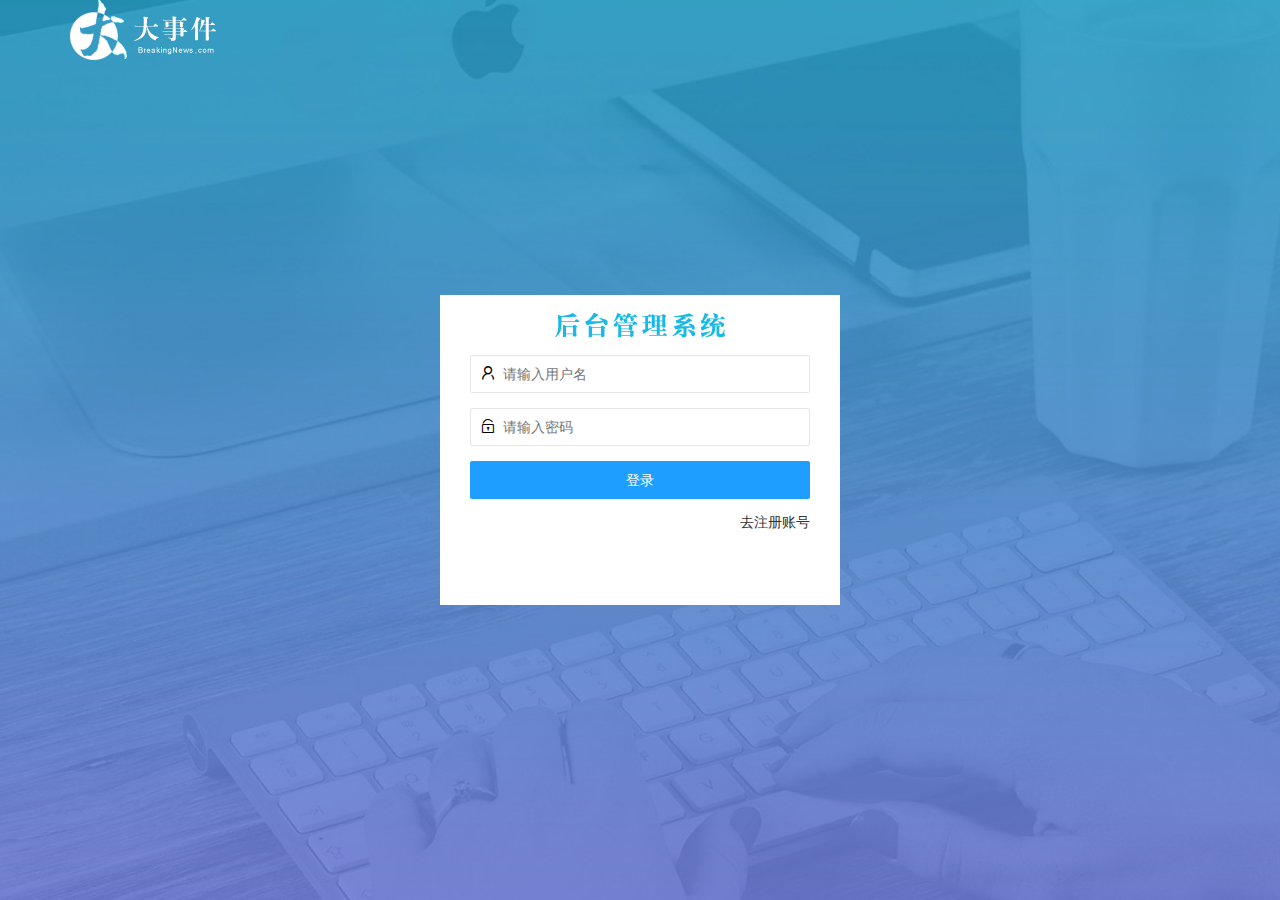
<file: login.html>
<!DOCTYPE html>
<html lang="en">

<head>
    <meta charset="UTF-8">
    <meta http-equiv="X-UA-Compatible" content="IE=edge">
    <meta name="viewport" content="width=device-width, initial-scale=1.0">
    <title>大事件-登录/注册</title>
    <!-- 导入 LayUI 的样式 -->
    <link rel="stylesheet" href="./assets/lib/layui/css/layui.css">
    <!-- 导入自己的样式表 -->
    <link rel="stylesheet" href="./assets/css/login.css">
</head>

<body>
    <!-- 头部的 Logo 区域 -->
    <div class="layui-main">
        <img src="./assets/images/logo.png" alt="">
    </div>

    <!-- 登录注册区域 -->
    <div class="loginAndRegBox">
        <div class="title-box"></div>

        <!-- 登录的 div -->
        <div class="login-box">
            <!-- 登录的表单 -->
            <form class="layui-form" id="form_login">
                <!-- 用户名 -->
                <div class="layui-form-item">
                    <i class="layui-icon layui-icon-username"></i>
                    <input type="text" name="username" required lay-verify="required" placeholder="请输入用户名"
                        autocomplete="off" class="layui-input" />
                </div>
                <!-- 密码 -->
                <div class="layui-form-item">
                    <i class="layui-icon layui-icon-password"></i>
                    <input type="password" name="password" required lay-verify="required|pwd" placeholder="请输入密码"
                        autocomplete="off" class="layui-input" />
                </div>
                <!-- 登录按钮 -->
                <div class="layui-form-item">
                    <!-- 注意：表单提交按钮和普通按钮的区别，就是 lay-submit 属性 -->
                    <button class="layui-btn layui-btn-fluid layui-btn-normal" lay-submit>登录</button>
                </div>
                <div class="layui-form-item links">
                    <a href="javascript:;" id="link_reg">去注册账号</a>
                </div>
            </form>
        </div>

        <!-- 注册的 div -->
        <div class="reg-box">
            <!-- 注册的表单 -->
            <form class="layui-form" id="form_reg">
                <!-- 用户名 -->
                <div class="layui-form-item">
                    <i class="layui-icon layui-icon-username"></i>
                    <input type="text" name="username" required lay-verify="required" placeholder="请输入用户名"
                        autocomplete="off" class="layui-input" />
                </div>
                <!-- 密码 -->
                <div class="layui-form-item">
                    <i class="layui-icon layui-icon-password"></i>
                    <input type="password" name="password" required lay-verify="required|pwd" placeholder="请输入密码"
                        autocomplete="off" class="layui-input" />
                </div>
                <!-- 再次确认密码 -->
                <div class="layui-form-item">
                    <i class="layui-icon layui-icon-password"></i>
                    <input type="password" name="repassword" required lay-verify="required|pwd|repwd"
                        placeholder="请确认密码" autocomplete="off" class="layui-input" />
                </div>
                <!-- 登录按钮 -->
                <div class="layui-form-item">
                    <!-- 注意：表单提交按钮和普通按钮的区别，就是 lay-submit 属性 -->
                    <button class="layui-btn layui-btn-fluid layui-btn-normal" lay-submit>注册</button>
                </div>
                <div class="layui-form-item links">
                    <a href="javascript:;" id="link_login">去登录</a>
                </div>
            </form>
        </div>


        <!-- 导入 Layui 的 JS 文件 -->
        <script src="./assets/lib/layui/layui.all.js"></script>
        <!-- 导入JQuery -->
        <script src="./assets/lib/jquery.js"></script>
        <!-- 导入自己封装的 baseAPI.js -->
        <script src="./assets/js/baseAPI.js"></script>
        <!-- 导入自己的JavaScript -->
        <script src="./assets/js/login.js"></script>
    </div>
</body>

</html>
</file>
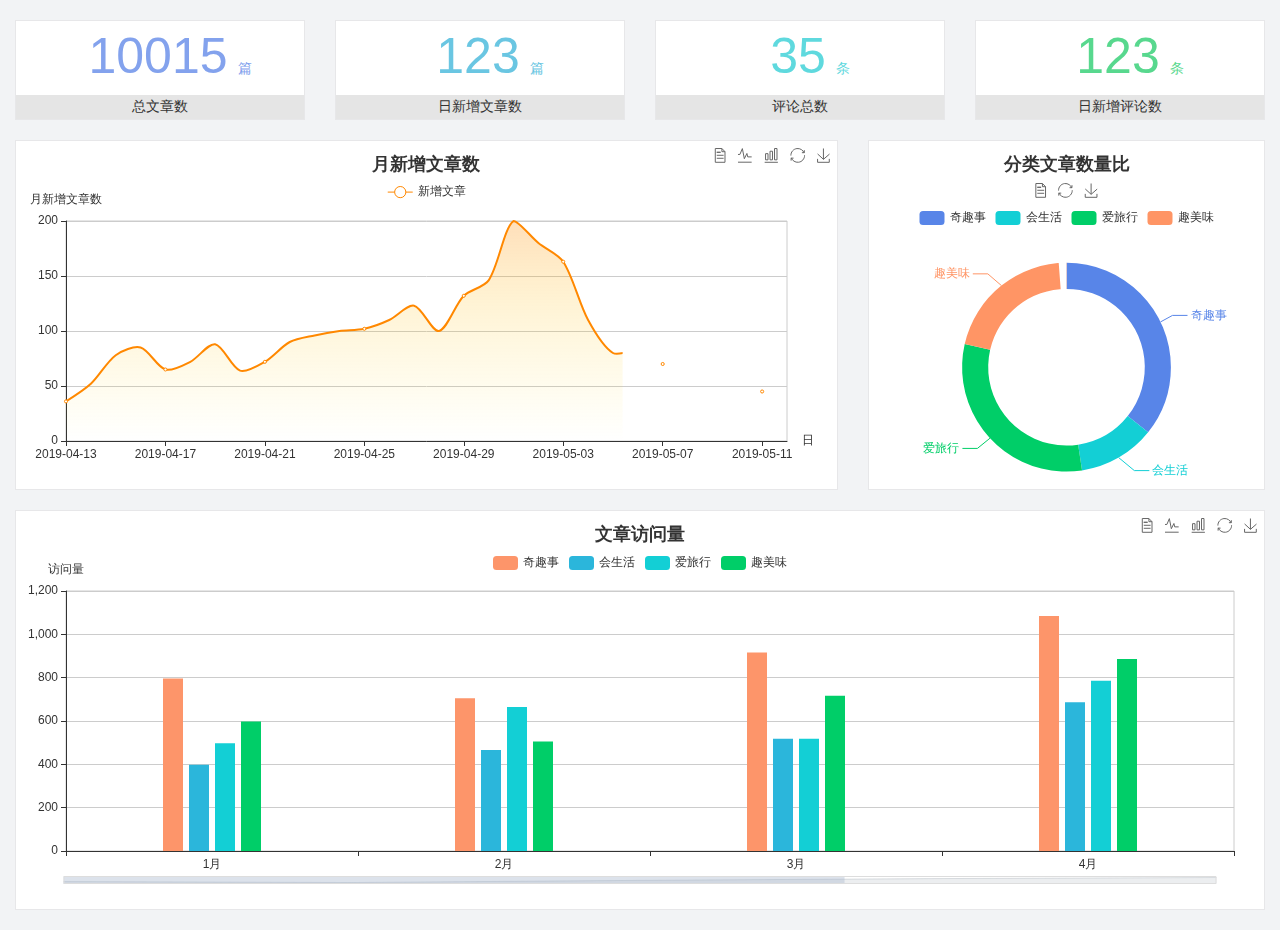
<file: home/dashboard.html>
<!DOCTYPE html>
<html lang="en">

<head>
  <meta charset="UTF-8">
  <meta name="viewport" content="width=device-width, initial-scale=1.0">
  <meta http-equiv="X-UA-Compatible" content="ie=edge">
  <title>图表统计</title>
  <link rel="stylesheet" href="../assets/lib/bootstrap.css" />
  <link rel="stylesheet" href="../assets/lib/main.css" />
  <script src="../assets/lib/jquery.js"></script>
  <script type="text/javascript" src="../assets/lib/echarts.min.js"></script>
</head>

<body>
  <div class="container-fluid">
    <div class="row spannel_list">
      <div class="col-sm-3 col-xs-6">
        <div class="spannel">
          <em>10015</em><span>篇</span>
          <b>总文章数</b>
        </div>
      </div>
      <div class="col-sm-3 col-xs-6">
        <div class="spannel scolor01">
          <em>123</em><span>篇</span>
          <b>日新增文章数</b>
        </div>
      </div>
      <div class="col-sm-3 col-xs-6">
        <div class="spannel scolor02">
          <em>35</em><span>条</span>
          <b>评论总数</b>
        </div>
      </div>
      <div class="col-sm-3 col-xs-6">
        <div class="spannel scolor03">
          <em>123</em><span>条</span>
          <b>日新增评论数</b>
        </div>
      </div>
    </div>
  </div>

  <div class="container-fluid">
    <div class="row curve-pie">
      <div class="col-lg-8 col-md-8">
        <div class="gragh_pannel" id="curve_show"></div>
      </div>
      <div class="col-lg-4 col-md-4">
        <div class="gragh_pannel" id="pie_show"></div>
      </div>
    </div>
  </div>

  <div class="container-fluid">
    <div class="column_pannel" id="column_show"></div>
  </div>

  <script>
    var oChart = echarts.init(document.getElementById('curve_show'));
    var aList_all = [
      { 'count': 36, 'date': '2019-04-13' },
      { 'count': 52, 'date': '2019-04-14' },
      { 'count': 78, 'date': '2019-04-15' },
      { 'count': 85, 'date': '2019-04-16' },
      { 'count': 65, 'date': '2019-04-17' },
      { 'count': 72, 'date': '2019-04-18' },
      { 'count': 88, 'date': '2019-04-19' },
      { 'count': 64, 'date': '2019-04-20' },
      { 'count': 72, 'date': '2019-04-21' },
      { 'count': 90, 'date': '2019-04-22' },
      { 'count': 96, 'date': '2019-04-23' },
      { 'count': 100, 'date': '2019-04-24' },
      { 'count': 102, 'date': '2019-04-25' },
      { 'count': 110, 'date': '2019-04-26' },
      { 'count': 123, 'date': '2019-04-27' },
      { 'count': 100, 'date': '2019-04-28' },
      { 'count': 132, 'date': '2019-04-29' },
      { 'count': 146, 'date': '2019-04-30' },
      { 'count': 200, 'date': '2019-05-01' },
      { 'count': 180, 'date': '2019-05-02' },
      { 'count': 163, 'date': '2019-05-03' },
      { 'count': 110, 'date': '2019-05-04' },
      { 'count': 80, 'date': '2019-05-05' },
      { 'count': 82, 'date': '2019-05-06' },
      { 'count': 70, 'date': '2019-05-07' },
      { 'count': 65, 'date': '2019-05-08' },
      { 'count': 54, 'date': '2019-05-09' },
      { 'count': 40, 'date': '2019-05-10' },
      { 'count': 45, 'date': '2019-05-11' },
      { 'count': 38, 'date': '2019-05-12' },
    ];

    let aCount = [];
    let aDate = [];

    for (var i = 0; i < aList_all.length; i++) {
      aCount.push(aList_all[i].count);
      aDate.push(aList_all[i].date);
    }

    var chartopt = {
      title: {
        text: '月新增文章数',
        left: 'center',
        top: '10'
      },
      tooltip: {
        trigger: 'axis'
      },
      legend: {
        data: ['新增文章'],
        top: '40'
      },
      toolbox: {
        show: true,
        feature: {
          mark: { show: true },
          dataView: { show: true, readOnly: false },
          magicType: { show: true, type: ['line', 'bar'] },
          restore: { show: true },
          saveAsImage: { show: true }
        }
      },
      calculable: true,
      xAxis: [
        {
          name: '日',
          type: 'category',
          boundaryGap: false,
          data: aDate
        }
      ],
      yAxis: [
        {
          name: '月新增文章数',
          type: 'value'
        }
      ],
      series: [
        {
          name: '新增文章',
          type: 'line',
          smooth: true,
          itemStyle: { normal: { areaStyle: { type: 'default' }, color: '#f80' }, lineStyle: { color: '#f80' } },
          data: aCount
        }],
      areaStyle: {
        normal: {
          color: new echarts.graphic.LinearGradient(0, 0, 0, 1, [{
            offset: 0,
            color: 'rgba(255,136,0,0.39)'
          }, {
            offset: .34,
            color: 'rgba(255,180,0,0.25)'
          }, {
            offset: 1,
            color: 'rgba(255,222,0,0.00)'
          }])

        }
      },
      grid: {
        show: true,
        x: 50,
        x2: 50,
        y: 80,
        height: 220
      }
    };

    oChart.setOption(chartopt);


    var oPie = echarts.init(document.getElementById('pie_show'));
    var oPieopt =
    {
      title: {
        top: 10,
        text: '分类文章数量比',
        x: 'center'
      },
      tooltip: {
        trigger: 'item',
        formatter: "{a} <br/>{b} : {c} ({d}%)"
      },
      color: ['#5885e8', '#13cfd5', '#00ce68', '#ff9565'],
      legend: {
        x: 'center',
        top: 65,
        data: ['奇趣事', '会生活', '爱旅行', '趣美味']
      },
      toolbox: {
        show: true,
        x: 'center',
        top: 35,
        feature: {
          mark: { show: true },
          dataView: { show: true, readOnly: false },
          magicType: {
            show: true,
            type: ['pie', 'funnel'],
            option: {
              funnel: {
                x: '25%',
                width: '50%',
                funnelAlign: 'left',
                max: 1548
              }
            }
          },
          restore: { show: true },
          saveAsImage: { show: true }
        }
      },
      calculable: true,
      series: [
        {
          name: '访问来源',
          type: 'pie',
          radius: ['45%', '60%'],
          center: ['50%', '65%'],
          data: [
            { value: 300, name: '奇趣事' },
            { value: 100, name: '会生活' },
            { value: 260, name: '爱旅行' },
            { value: 180, name: '趣美味' }
          ]
        }
      ]
    };
    oPie.setOption(oPieopt);



    var oColumn = this.echarts.init(document.getElementById('column_show'));
    var oColumnopt =
    {
      title: {
        text: '文章访问量',
        left: 'center',
        top: '10'
      },
      tooltip: {
        trigger: 'axis'
      },
      legend: {
        data: ['奇趣事', '会生活', '爱旅行', '趣美味'],
        top: '40'
      },
      toolbox: {
        show: true,
        feature: {
          mark: { show: true },
          dataView: { show: true, readOnly: false },
          magicType: { show: true, type: ['line', 'bar'] },
          restore: { show: true },
          saveAsImage: { show: true }
        }
      },
      calculable: true,
      xAxis: [
        {
          type: 'category',
          data: ['1月', '2月', '3月', '4月', '5月']
        }
      ],
      yAxis: [
        {
          name: '访问量',
          type: 'value'
        }
      ],
      series: [
        {
          name: '奇趣事',
          type: 'bar',
          barWidth: 20,
          itemStyle: {
            normal: { areaStyle: { type: 'default' }, color: '#fd956a' }
          },
          data: [800, 708, 920, 1090, 1200]
        },
        {
          name: '会生活',
          type: 'bar',
          barWidth: 20,
          itemStyle: {
            normal: { areaStyle: { type: 'default' }, color: '#2bb6db' }
          },
          data: [400, 468, 520, 690, 800]
        },
        {
          name: '爱旅行',
          type: 'bar',
          barWidth: 20,
          itemStyle: {
            normal: { areaStyle: { type: 'default' }, color: '#13cfd5' }
          },
          data: [500, 668, 520, 790, 900]
        },
        {
          name: '趣美味',
          type: 'bar',
          barWidth: 20,
          itemStyle: {
            normal: { areaStyle: { type: 'default' }, color: '#00ce68' }
          },
          data: [600, 508, 720, 890, 1000]
        }
      ],
      grid: {
        show: true,
        x: 50,
        x2: 30,
        y: 80,
        height: 260
      },
      dataZoom: [//给x轴设置滚动条
        {
          start: 0,//默认为0
          end: 100 - 1000 / 31,//默认为100
          type: 'slider',
          show: true,
          xAxisIndex: [0],
          handleSize: 0,//滑动条的 左右2个滑动条的大小
          height: 8,//组件高度
          left: 45, //左边的距离
          right: 50,//右边的距离
          bottom: 26,//右边的距离
          handleColor: '#ddd',//h滑动图标的颜色
          handleStyle: {
            borderColor: "#cacaca",
            borderWidth: "1",
            shadowBlur: 2,
            background: "#ddd",
            shadowColor: "#ddd",
          }
        }]
    };
    oColumn.setOption(oColumnopt);
  </script>
</body>

</html>
</file>
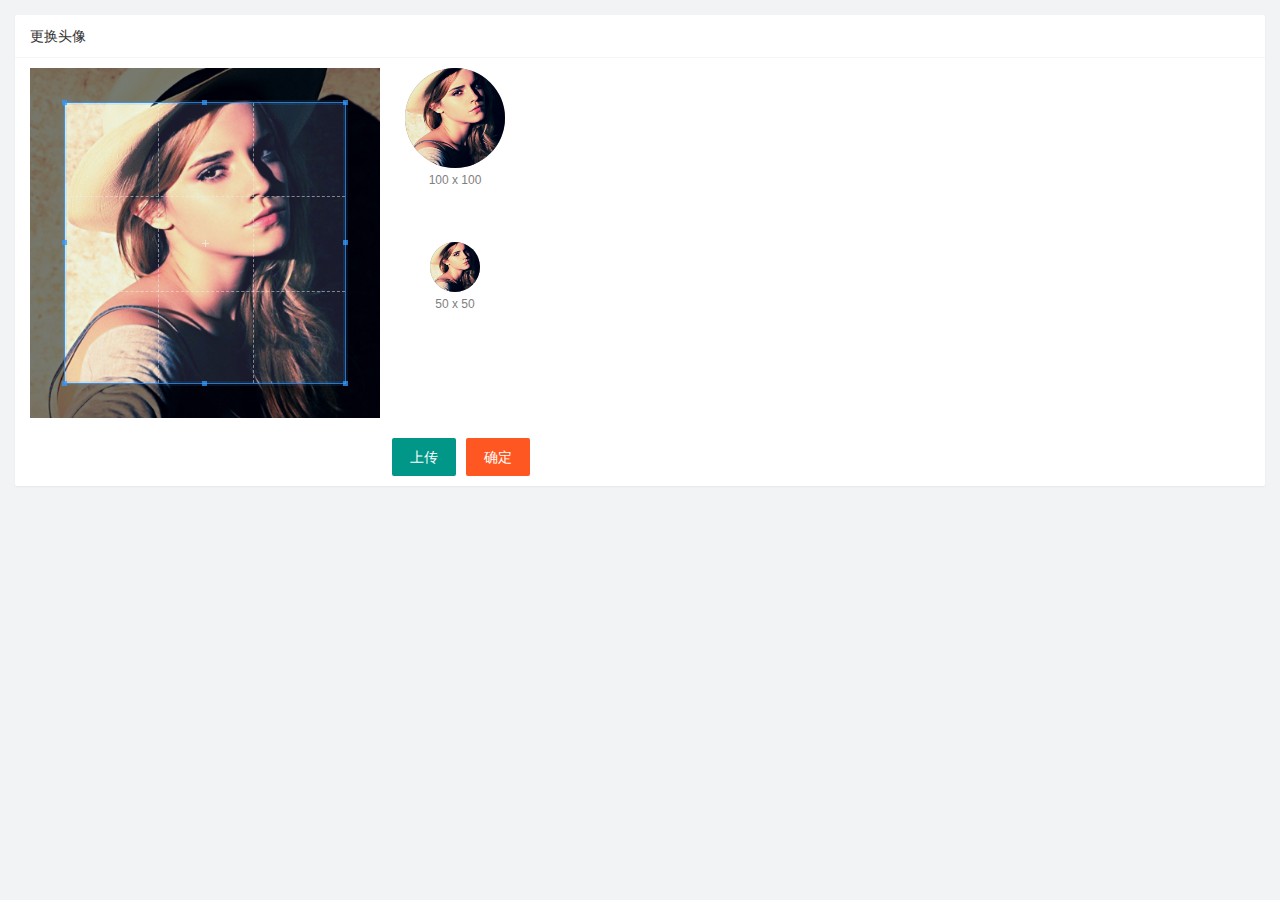
<file: user/user_avatar.html>
<!DOCTYPE html>
<html lang="en">

<head>
    <meta charset="UTF-8">
    <meta http-equiv="X-UA-Compatible" content="IE=edge">
    <meta name="viewport" content="width=device-width, initial-scale=1.0">
    <title>Document</title>
    <link rel="stylesheet" href="../assets/lib/layui/css/layui.css">
    <link rel="stylesheet" href="../assets/lib/cropper/cropper.css">
    <link rel="stylesheet" href="../assets/css/user/user_avatar.css">
</head>

<body>
    <!-- 卡片区域 -->
    <div class="layui-card">
        <div class="layui-card-header">更换头像</div>
        <div class="layui-card-body">
            <!-- 第一行的图片裁剪和预览区域 -->
            <div class="row1">
                <!-- 图片裁剪区域 -->
                <div class="cropper-box">
                    <!-- 这个 img 标签很重要，将来会把它初始化为裁剪区域 -->
                    <img id="image" src="../assets/images/sample.jpg" />
                </div>
                <!-- 图片的预览区域 -->
                <div class="preview-box">
                    <div>
                        <!-- 宽高为 100px 的预览区域 -->
                        <div class="img-preview w100"></div>
                        <p class="size">100 x 100</p>
                    </div>
                    <div>
                        <!-- 宽高为 50px 的预览区域 -->
                        <div class="img-preview w50"></div>
                        <p class="size">50 x 50</p>
                    </div>
                </div>
            </div>

            <!-- 第二行的按钮区域 -->
            <div class="row2">
                <!-- 通过 accept 属性，可以指定，允许用户选择什么类型的文件 -->
                <input type="file" id="file" accept='image/png,image/jpeg' />
                <button type="button" class="layui-btn" id="btnChooseImage">上传</button>
                <button type="button" class="layui-btn layui-btn-danger" id="btnUpload">确定</button>
            </div>
        </div>
    </div>

    <script src="../assets/lib/layui/layui.all.js"></script>
    <script src="../assets/lib/jquery.js"></script>
    <script src="../assets/lib/cropper/Cropper.js"></script>
    <script src="../assets/lib/cropper/jquery-cropper.js"></script>
    <script src="../assets/js/baseAPI.js"></script>
    <script src="../assets/js/user/user_avatar.js"></script>
</body>

</html>
</file>
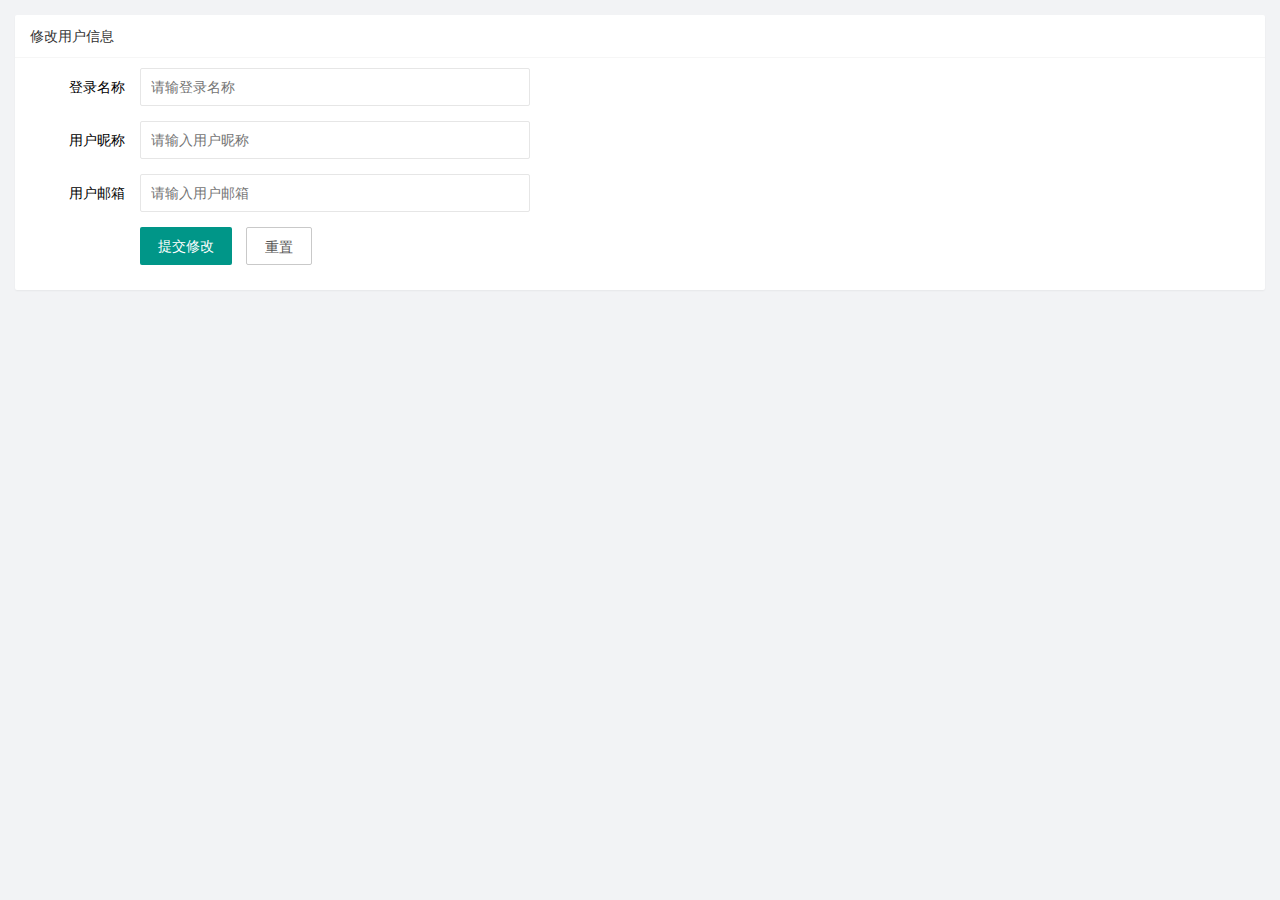
<file: user/user_info.html>
<!DOCTYPE html>
<html lang="en">

<head>
    <meta charset="UTF-8">
    <meta http-equiv="X-UA-Compatible" content="IE=edge">
    <meta name="viewport" content="width=device-width, initial-scale=1.0">
    <title>Document</title>
    <!-- 导入 layui 的样式 -->
    <link rel="stylesheet" href="../assets/lib/layui/css/layui.css">
    <!-- 导入自己的样式 -->
    <link rel="stylesheet" href="../assets/css/user/user_info.css">
</head>

<body>
    <!-- 卡片区域 -->
    <div class="layui-card">
        <div class="layui-card-header">修改用户信息</div>
        <div class="layui-card-body">
            <!-- form 表单区域 -->
            <form class="layui-form" lay-filter="formUserInfo">
                <!-- 这是隐藏域 -->
                <input type="hidden" name="id" value="" />
                <div class="layui-form-item">
                    <label class="layui-form-label">登录名称</label>
                    <div class="layui-input-block">
                        <input type="text" name="username" required lay-cerify="required" placeholder="请输登录名称"
                            autocomplete="off" class="layui-input" readonly>
                    </div>
                </div>
                <div class="layui-form-item">
                    <label class="layui-form-label">用户昵称</label>
                    <div class="layui-input-block">
                        <input type="text" name="nickname" required lay-cerify="required|nickname|email"
                            placeholder="请输入用户昵称" autocomplete="off" class="layui-input">
                    </div>
                </div>
                <div class="layui-form-item">
                    <label class="layui-form-label">用户邮箱</label>
                    <div class="layui-input-block">
                        <input type="text" name="email" required lay-cerify="required" placeholder="请输入用户邮箱"
                            autocomplete="off" class="layui-input">
                    </div>
                </div>


                <!-- 提交重置按钮 -->
                <div class="layui-form-item">
                    <div class="layui-input-block">
                        <button class="layui-btn" lay-submit lay-filter='formDemo'>提交修改</button>
                        <button type='reset' class="layui-btn layui-btn-primary" id="btnReset">重置</button>
                    </div>
                </div>
            </form>
        </div>
    </div>



    <!-- 导入 layui 的 js -->
    <script src="../assets/lib/layui/layui.all.js"></script>
    <!-- 导入 jquery -->
    <script src="../assets/lib/jquery.js"></script>
    <!-- 导入 baseAPI -->
    <script src="../assets/js/baseAPI.js"></script>
    <!-- 导入自己的 js -->
    <script src="../assets/js/user/user_info.js"></script>
</body>

</html>
</file>
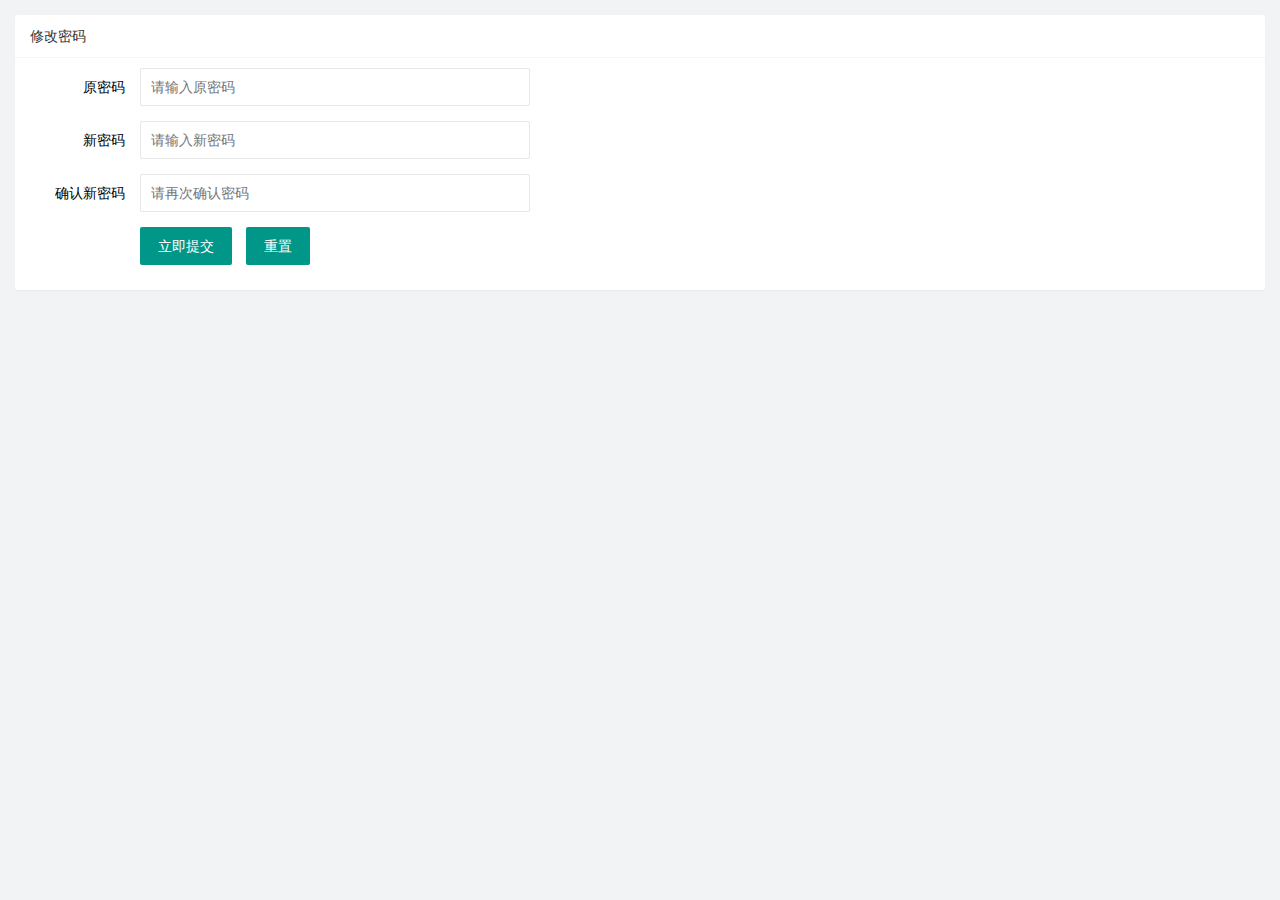
<file: user/user_pwd.html>
<!DOCTYPE html>
<html lang="en">

<head>
    <meta charset="UTF-8">
    <meta http-equiv="X-UA-Compatible" content="IE=edge">
    <meta name="viewport" content="width=device-width, initial-scale=1.0">
    <title>Document</title>
    <link rel="stylesheet" href="../assets/lib/layui/css/layui.css">
    <link rel="stylesheet" href="../assets/css/user/user_pwd.css">
</head>

<body>
    <!-- 卡片区 -->
    <div class="layui-card">
        <div class="layui-card-header">修改密码</div>
        <div class="layui-card-body">
            <form class="layui-form">
                <div class="layui-form-item">
                    <label class="layui-form-label">原密码</label>
                    <div class="layui-input-block">
                        <input type="password" name="oldPwd" required lay-verify='required|pwd' placeholder="请输入原密码"
                            autocomplete="off" class="layui-input">
                    </div>
                </div>
                <div class="layui-form-item">
                    <label class="layui-form-label">新密码</label>
                    <div class="layui-input-block">
                        <input type="password" name="newPwd" required lay-verify='required|pwd|samePwd'
                            placeholder="请输入新密码" autocomplete="off" class="layui-input">
                    </div>
                </div>
                <div class="layui-form-item">
                    <label class="layui-form-label">确认新密码</label>
                    <div class="layui-input-block">
                        <input type="password" name="rePwd" required lay-verify='required|pwd|rePwd'
                            placeholder="请再次确认密码" autocomplete="off" class="layui-input">
                    </div>
                </div>
                <div class="layui-form-item">
                    <div class="layui-input-block">
                        <button class="layui-btn" lay-submit lay-filter='formDemo'>立即提交</button>
                        <button type="reset" class="layui-btn" layui-btn-primary>重置</button>
                    </div>
                </div>
            </form>
        </div>
    </div>
    <!-- 导入 layui 的 js -->
    <script src="../assets/lib/layui/layui.all.js"></script>
    <!-- 导入 jQuery -->
    <script src="../assets/lib/jquery.js"></script>
    <!-- 导入 baseAPI -->
    <script src="../assets/js/baseAPI.js"></script>
    <!-- 导入自己的 js -->
    <script src="../assets/js/user/user_pwd.js"></script>
</body>

</html>
</file>
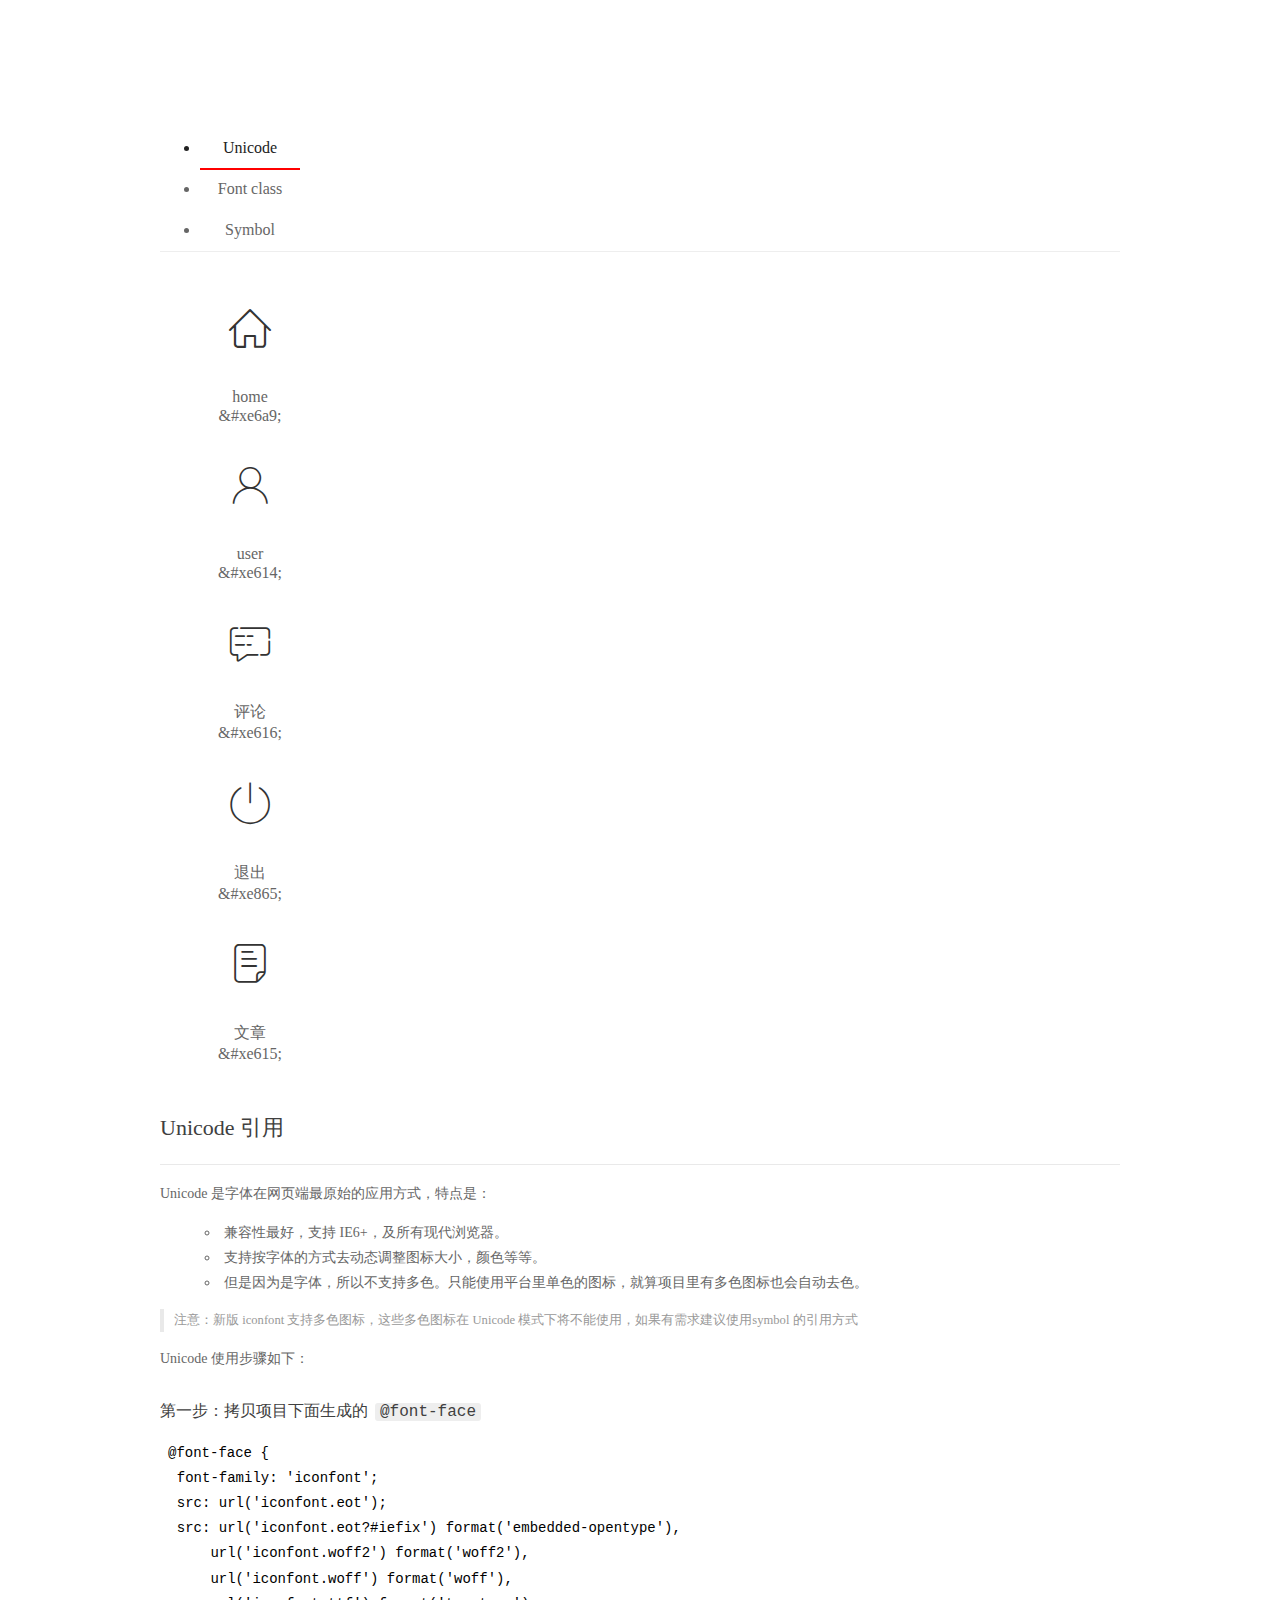
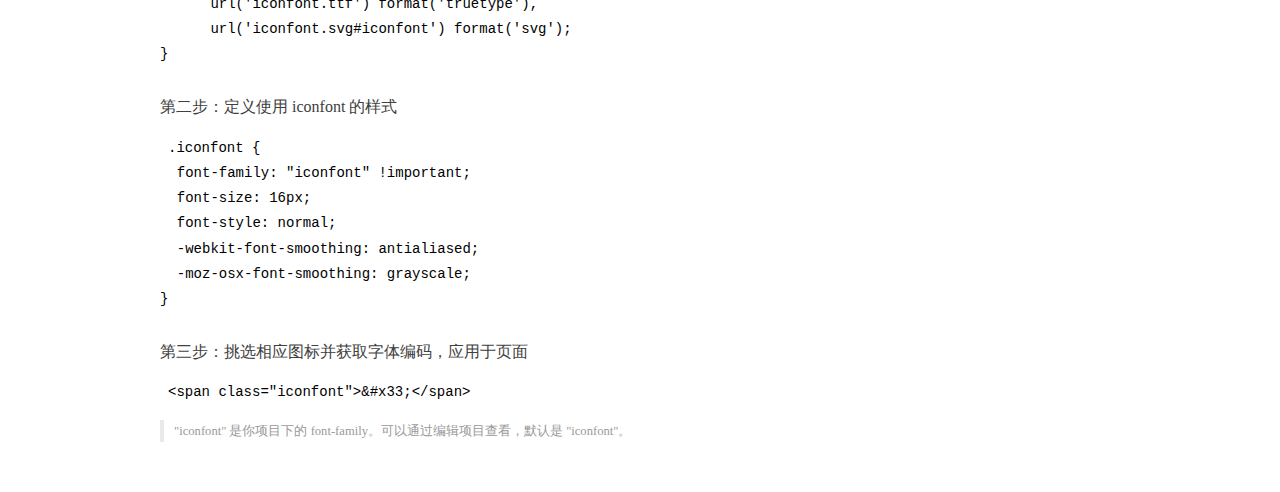
<file: assets/fonts/demo_index.html>
<!DOCTYPE html>
<html>
<head>
  <meta charset="utf-8"/>
  <title>IconFont Demo</title>
  <link rel="shortcut icon" href="https://gtms04.alicdn.com/tps/i4/TB1_oz6GVXXXXaFXpXXJDFnIXXX-64-64.ico" type="image/x-icon"/>
  <link rel="stylesheet" href="https://g.alicdn.com/thx/cube/1.3.2/cube.min.css">
  <link rel="stylesheet" href="demo.css">
  <link rel="stylesheet" href="iconfont.css">
  <script src="iconfont.js"></script>
  <!-- jQuery -->
  <script src="https://a1.alicdn.com/oss/uploads/2018/12/26/7bfddb60-08e8-11e9-9b04-53e73bb6408b.js"></script>
  <!-- 代码高亮 -->
  <script src="https://a1.alicdn.com/oss/uploads/2018/12/26/a3f714d0-08e6-11e9-8a15-ebf944d7534c.js"></script>
</head>
<body>
  <div class="main">
    <h1 class="logo"><a href="https://www.iconfont.cn/" title="iconfont 首页" target="_blank">&#xe86b;</a></h1>
    <div class="nav-tabs">
      <ul id="tabs" class="dib-box">
        <li class="dib active"><span>Unicode</span></li>
        <li class="dib"><span>Font class</span></li>
        <li class="dib"><span>Symbol</span></li>
      </ul>
      
    </div>
    <div class="tab-container">
      <div class="content unicode" style="display: block;">
          <ul class="icon_lists dib-box">
          
            <li class="dib">
              <span class="icon iconfont">&#xe6a9;</span>
                <div class="name">home</div>
                <div class="code-name">&amp;#xe6a9;</div>
              </li>
          
            <li class="dib">
              <span class="icon iconfont">&#xe614;</span>
                <div class="name">user</div>
                <div class="code-name">&amp;#xe614;</div>
              </li>
          
            <li class="dib">
              <span class="icon iconfont">&#xe616;</span>
                <div class="name">评论</div>
                <div class="code-name">&amp;#xe616;</div>
              </li>
          
            <li class="dib">
              <span class="icon iconfont">&#xe865;</span>
                <div class="name">退出</div>
                <div class="code-name">&amp;#xe865;</div>
              </li>
          
            <li class="dib">
              <span class="icon iconfont">&#xe615;</span>
                <div class="name">文章</div>
                <div class="code-name">&amp;#xe615;</div>
              </li>
          
          </ul>
          <div class="article markdown">
          <h2 id="unicode-">Unicode 引用</h2>
          <hr>

          <p>Unicode 是字体在网页端最原始的应用方式，特点是：</p>
          <ul>
            <li>兼容性最好，支持 IE6+，及所有现代浏览器。</li>
            <li>支持按字体的方式去动态调整图标大小，颜色等等。</li>
            <li>但是因为是字体，所以不支持多色。只能使用平台里单色的图标，就算项目里有多色图标也会自动去色。</li>
          </ul>
          <blockquote>
            <p>注意：新版 iconfont 支持多色图标，这些多色图标在 Unicode 模式下将不能使用，如果有需求建议使用symbol 的引用方式</p>
          </blockquote>
          <p>Unicode 使用步骤如下：</p>
          <h3 id="-font-face">第一步：拷贝项目下面生成的 <code>@font-face</code></h3>
<pre><code class="language-css"
>@font-face {
  font-family: 'iconfont';
  src: url('iconfont.eot');
  src: url('iconfont.eot?#iefix') format('embedded-opentype'),
      url('iconfont.woff2') format('woff2'),
      url('iconfont.woff') format('woff'),
      url('iconfont.ttf') format('truetype'),
      url('iconfont.svg#iconfont') format('svg');
}
</code></pre>
          <h3 id="-iconfont-">第二步：定义使用 iconfont 的样式</h3>
<pre><code class="language-css"
>.iconfont {
  font-family: "iconfont" !important;
  font-size: 16px;
  font-style: normal;
  -webkit-font-smoothing: antialiased;
  -moz-osx-font-smoothing: grayscale;
}
</code></pre>
          <h3 id="-">第三步：挑选相应图标并获取字体编码，应用于页面</h3>
<pre>
<code class="language-html"
>&lt;span class="iconfont"&gt;&amp;#x33;&lt;/span&gt;
</code></pre>
          <blockquote>
            <p>"iconfont" 是你项目下的 font-family。可以通过编辑项目查看，默认是 "iconfont"。</p>
          </blockquote>
          </div>
      </div>
      <div class="content font-class">
        <ul class="icon_lists dib-box">
          
          <li class="dib">
            <span class="icon iconfont icon-home"></span>
            <div class="name">
              home
            </div>
            <div class="code-name">.icon-home
            </div>
          </li>
          
          <li class="dib">
            <span class="icon iconfont icon-user"></span>
            <div class="name">
              user
            </div>
            <div class="code-name">.icon-user
            </div>
          </li>
          
          <li class="dib">
            <span class="icon iconfont icon-pinglun"></span>
            <div class="name">
              评论
            </div>
            <div class="code-name">.icon-pinglun
            </div>
          </li>
          
          <li class="dib">
            <span class="icon iconfont icon-tuichu"></span>
            <div class="name">
              退出
            </div>
            <div class="code-name">.icon-tuichu
            </div>
          </li>
          
          <li class="dib">
            <span class="icon iconfont icon-16"></span>
            <div class="name">
              文章
            </div>
            <div class="code-name">.icon-16
            </div>
          </li>
          
        </ul>
        <div class="article markdown">
        <h2 id="font-class-">font-class 引用</h2>
        <hr>

        <p>font-class 是 Unicode 使用方式的一种变种，主要是解决 Unicode 书写不直观，语意不明确的问题。</p>
        <p>与 Unicode 使用方式相比，具有如下特点：</p>
        <ul>
          <li>兼容性良好，支持 IE8+，及所有现代浏览器。</li>
          <li>相比于 Unicode 语意明确，书写更直观。可以很容易分辨这个 icon 是什么。</li>
          <li>因为使用 class 来定义图标，所以当要替换图标时，只需要修改 class 里面的 Unicode 引用。</li>
          <li>不过因为本质上还是使用的字体，所以多色图标还是不支持的。</li>
        </ul>
        <p>使用步骤如下：</p>
        <h3 id="-fontclass-">第一步：引入项目下面生成的 fontclass 代码：</h3>
<pre><code class="language-html">&lt;link rel="stylesheet" href="./iconfont.css"&gt;
</code></pre>
        <h3 id="-">第二步：挑选相应图标并获取类名，应用于页面：</h3>
<pre><code class="language-html">&lt;span class="iconfont icon-xxx"&gt;&lt;/span&gt;
</code></pre>
        <blockquote>
          <p>"
            iconfont" 是你项目下的 font-family。可以通过编辑项目查看，默认是 "iconfont"。</p>
        </blockquote>
      </div>
      </div>
      <div class="content symbol">
          <ul class="icon_lists dib-box">
          
            <li class="dib">
                <svg class="icon svg-icon" aria-hidden="true">
                  <use xlink:href="#icon-home"></use>
                </svg>
                <div class="name">home</div>
                <div class="code-name">#icon-home</div>
            </li>
          
            <li class="dib">
                <svg class="icon svg-icon" aria-hidden="true">
                  <use xlink:href="#icon-user"></use>
                </svg>
                <div class="name">user</div>
                <div class="code-name">#icon-user</div>
            </li>
          
            <li class="dib">
                <svg class="icon svg-icon" aria-hidden="true">
                  <use xlink:href="#icon-pinglun"></use>
                </svg>
                <div class="name">评论</div>
                <div class="code-name">#icon-pinglun</div>
            </li>
          
            <li class="dib">
                <svg class="icon svg-icon" aria-hidden="true">
                  <use xlink:href="#icon-tuichu"></use>
                </svg>
                <div class="name">退出</div>
                <div class="code-name">#icon-tuichu</div>
            </li>
          
            <li class="dib">
                <svg class="icon svg-icon" aria-hidden="true">
                  <use xlink:href="#icon-16"></use>
                </svg>
                <div class="name">文章</div>
                <div class="code-name">#icon-16</div>
            </li>
          
          </ul>
          <div class="article markdown">
          <h2 id="symbol-">Symbol 引用</h2>
          <hr>

          <p>这是一种全新的使用方式，应该说这才是未来的主流，也是平台目前推荐的用法。相关介绍可以参考这篇<a href="">文章</a>
            这种用法其实是做了一个 SVG 的集合，与另外两种相比具有如下特点：</p>
          <ul>
            <li>支持多色图标了，不再受单色限制。</li>
            <li>通过一些技巧，支持像字体那样，通过 <code>font-size</code>, <code>color</code> 来调整样式。</li>
            <li>兼容性较差，支持 IE9+，及现代浏览器。</li>
            <li>浏览器渲染 SVG 的性能一般，还不如 png。</li>
          </ul>
          <p>使用步骤如下：</p>
          <h3 id="-symbol-">第一步：引入项目下面生成的 symbol 代码：</h3>
<pre><code class="language-html">&lt;script src="./iconfont.js"&gt;&lt;/script&gt;
</code></pre>
          <h3 id="-css-">第二步：加入通用 CSS 代码（引入一次就行）：</h3>
<pre><code class="language-html">&lt;style&gt;
.icon {
  width: 1em;
  height: 1em;
  vertical-align: -0.15em;
  fill: currentColor;
  overflow: hidden;
}
&lt;/style&gt;
</code></pre>
          <h3 id="-">第三步：挑选相应图标并获取类名，应用于页面：</h3>
<pre><code class="language-html">&lt;svg class="icon" aria-hidden="true"&gt;
  &lt;use xlink:href="#icon-xxx"&gt;&lt;/use&gt;
&lt;/svg&gt;
</code></pre>
          </div>
      </div>

    </div>
  </div>
  <script>
  $(document).ready(function () {
      $('.tab-container .content:first').show()

      $('#tabs li').click(function (e) {
        var tabContent = $('.tab-container .content')
        var index = $(this).index()

        if ($(this).hasClass('active')) {
          return
        } else {
          $('#tabs li').removeClass('active')
          $(this).addClass('active')

          tabContent.hide().eq(index).fadeIn()
        }
      })
    })
  </script>
</body>
</html>
</file>
<file: assets/lib/layui/css/layui.css>
/** layui-v2.5.5 MIT License By https://www.layui.com */
 .layui-inline,img{display:inline-block;vertical-align:middle}h1,h2,h3,h4,h5,h6{font-weight:400}.layui-edge,.layui-header,.layui-inline,.layui-main{position:relative}.layui-body,.layui-edge,.layui-elip{overflow:hidden}.layui-btn,.layui-edge,.layui-inline,img{vertical-align:middle}.layui-btn,.layui-disabled,.layui-icon,.layui-unselect{-moz-user-select:none;-webkit-user-select:none;-ms-user-select:none}.layui-elip,.layui-form-checkbox span,.layui-form-pane .layui-form-label{text-overflow:ellipsis;white-space:nowrap}.layui-breadcrumb,.layui-tree-btnGroup{visibility:hidden}blockquote,body,button,dd,div,dl,dt,form,h1,h2,h3,h4,h5,h6,input,li,ol,p,pre,td,textarea,th,ul{margin:0;padding:0;-webkit-tap-highlight-color:rgba(0,0,0,0)}a:active,a:hover{outline:0}img{border:none}li{list-style:none}table{border-collapse:collapse;border-spacing:0}h4,h5,h6{font-size:100%}button,input,optgroup,option,select,textarea{font-family:inherit;font-size:inherit;font-style:inherit;font-weight:inherit;outline:0}pre{white-space:pre-wrap;white-space:-moz-pre-wrap;white-space:-pre-wrap;white-space:-o-pre-wrap;word-wrap:break-word}body{line-height:24px;font:14px Helvetica Neue,Helvetica,PingFang SC,Tahoma,Arial,sans-serif}hr{height:1px;margin:10px 0;border:0;clear:both}a{color:#333;text-decoration:none}a:hover{color:#777}a cite{font-style:normal;*cursor:pointer}.layui-border-box,.layui-border-box *{box-sizing:border-box}.layui-box,.layui-box *{box-sizing:content-box}.layui-clear{clear:both;*zoom:1}.layui-clear:after{content:'\20';clear:both;*zoom:1;display:block;height:0}.layui-inline{*display:inline;*zoom:1}.layui-edge{display:inline-block;width:0;height:0;border-width:6px;border-style:dashed;border-color:transparent}.layui-edge-top{top:-4px;border-bottom-color:#999;border-bottom-style:solid}.layui-edge-right{border-left-color:#999;border-left-style:solid}.layui-edge-bottom{top:2px;border-top-color:#999;border-top-style:solid}.layui-edge-left{border-right-color:#999;border-right-style:solid}.layui-disabled,.layui-disabled:hover{color:#d2d2d2!important;cursor:not-allowed!important}.layui-circle{border-radius:100%}.layui-show{display:block!important}.layui-hide{display:none!important}@font-face{font-family:layui-icon;src:url(../font/iconfont.eot?v=250);src:url(../font/iconfont.eot?v=250#iefix) format('embedded-opentype'),url(../font/iconfont.woff2?v=250) format('woff2'),url(../font/iconfont.woff?v=250) format('woff'),url(../font/iconfont.ttf?v=250) format('truetype'),url(../font/iconfont.svg?v=250#layui-icon) format('svg')}.layui-icon{font-family:layui-icon!important;font-size:16px;font-style:normal;-webkit-font-smoothing:antialiased;-moz-osx-font-smoothing:grayscale}.layui-icon-reply-fill:before{content:"\e611"}.layui-icon-set-fill:before{content:"\e614"}.layui-icon-menu-fill:before{content:"\e60f"}.layui-icon-search:before{content:"\e615"}.layui-icon-share:before{content:"\e641"}.layui-icon-set-sm:before{content:"\e620"}.layui-icon-engine:before{content:"\e628"}.layui-icon-close:before{content:"\1006"}.layui-icon-close-fill:before{content:"\1007"}.layui-icon-chart-screen:before{content:"\e629"}.layui-icon-star:before{content:"\e600"}.layui-icon-circle-dot:before{content:"\e617"}.layui-icon-chat:before{content:"\e606"}.layui-icon-release:before{content:"\e609"}.layui-icon-list:before{content:"\e60a"}.layui-icon-chart:before{content:"\e62c"}.layui-icon-ok-circle:before{content:"\1005"}.layui-icon-layim-theme:before{content:"\e61b"}.layui-icon-table:before{content:"\e62d"}.layui-icon-right:before{content:"\e602"}.layui-icon-left:before{content:"\e603"}.layui-icon-cart-simple:before{content:"\e698"}.layui-icon-face-cry:before{content:"\e69c"}.layui-icon-face-smile:before{content:"\e6af"}.layui-icon-survey:before{content:"\e6b2"}.layui-icon-tree:before{content:"\e62e"}.layui-icon-upload-circle:before{content:"\e62f"}.layui-icon-add-circle:before{content:"\e61f"}.layui-icon-download-circle:before{content:"\e601"}.layui-icon-templeate-1:before{content:"\e630"}.layui-icon-util:before{content:"\e631"}.layui-icon-face-surprised:before{content:"\e664"}.layui-icon-edit:before{content:"\e642"}.layui-icon-speaker:before{content:"\e645"}.layui-icon-down:before{content:"\e61a"}.layui-icon-file:before{content:"\e621"}.layui-icon-layouts:before{content:"\e632"}.layui-icon-rate-half:before{content:"\e6c9"}.layui-icon-add-circle-fine:before{content:"\e608"}.layui-icon-prev-circle:before{content:"\e633"}.layui-icon-read:before{content:"\e705"}.layui-icon-404:before{content:"\e61c"}.layui-icon-carousel:before{content:"\e634"}.layui-icon-help:before{content:"\e607"}.layui-icon-code-circle:before{content:"\e635"}.layui-icon-water:before{content:"\e636"}.layui-icon-username:before{content:"\e66f"}.layui-icon-find-fill:before{content:"\e670"}.layui-icon-about:before{content:"\e60b"}.layui-icon-location:before{content:"\e715"}.layui-icon-up:before{content:"\e619"}.layui-icon-pause:before{content:"\e651"}.layui-icon-date:before{content:"\e637"}.layui-icon-layim-uploadfile:before{content:"\e61d"}.layui-icon-delete:before{content:"\e640"}.layui-icon-play:before{content:"\e652"}.layui-icon-top:before{content:"\e604"}.layui-icon-friends:before{content:"\e612"}.layui-icon-refresh-3:before{content:"\e9aa"}.layui-icon-ok:before{content:"\e605"}.layui-icon-layer:before{content:"\e638"}.layui-icon-face-smile-fine:before{content:"\e60c"}.layui-icon-dollar:before{content:"\e659"}.layui-icon-group:before{content:"\e613"}.layui-icon-layim-download:before{content:"\e61e"}.layui-icon-picture-fine:before{content:"\e60d"}.layui-icon-link:before{content:"\e64c"}.layui-icon-diamond:before{content:"\e735"}.layui-icon-log:before{content:"\e60e"}.layui-icon-rate-solid:before{content:"\e67a"}.layui-icon-fonts-del:before{content:"\e64f"}.layui-icon-unlink:before{content:"\e64d"}.layui-icon-fonts-clear:before{content:"\e639"}.layui-icon-triangle-r:before{content:"\e623"}.layui-icon-circle:before{content:"\e63f"}.layui-icon-radio:before{content:"\e643"}.layui-icon-align-center:before{content:"\e647"}.layui-icon-align-right:before{content:"\e648"}.layui-icon-align-left:before{content:"\e649"}.layui-icon-loading-1:before{content:"\e63e"}.layui-icon-return:before{content:"\e65c"}.layui-icon-fonts-strong:before{content:"\e62b"}.layui-icon-upload:before{content:"\e67c"}.layui-icon-dialogue:before{content:"\e63a"}.layui-icon-video:before{content:"\e6ed"}.layui-icon-headset:before{content:"\e6fc"}.layui-icon-cellphone-fine:before{content:"\e63b"}.layui-icon-add-1:before{content:"\e654"}.layui-icon-face-smile-b:before{content:"\e650"}.layui-icon-fonts-html:before{content:"\e64b"}.layui-icon-form:before{content:"\e63c"}.layui-icon-cart:before{content:"\e657"}.layui-icon-camera-fill:before{content:"\e65d"}.layui-icon-tabs:before{content:"\e62a"}.layui-icon-fonts-code:before{content:"\e64e"}.layui-icon-fire:before{content:"\e756"}.layui-icon-set:before{content:"\e716"}.layui-icon-fonts-u:before{content:"\e646"}.layui-icon-triangle-d:before{content:"\e625"}.layui-icon-tips:before{content:"\e702"}.layui-icon-picture:before{content:"\e64a"}.layui-icon-more-vertical:before{content:"\e671"}.layui-icon-flag:before{content:"\e66c"}.layui-icon-loading:before{content:"\e63d"}.layui-icon-fonts-i:before{content:"\e644"}.layui-icon-refresh-1:before{content:"\e666"}.layui-icon-rmb:before{content:"\e65e"}.layui-icon-home:before{content:"\e68e"}.layui-icon-user:before{content:"\e770"}.layui-icon-notice:before{content:"\e667"}.layui-icon-login-weibo:before{content:"\e675"}.layui-icon-voice:before{content:"\e688"}.layui-icon-upload-drag:before{content:"\e681"}.layui-icon-login-qq:before{content:"\e676"}.layui-icon-snowflake:before{content:"\e6b1"}.layui-icon-file-b:before{content:"\e655"}.layui-icon-template:before{content:"\e663"}.layui-icon-auz:before{content:"\e672"}.layui-icon-console:before{content:"\e665"}.layui-icon-app:before{content:"\e653"}.layui-icon-prev:before{content:"\e65a"}.layui-icon-website:before{content:"\e7ae"}.layui-icon-next:before{content:"\e65b"}.layui-icon-component:before{content:"\e857"}.layui-icon-more:before{content:"\e65f"}.layui-icon-login-wechat:before{content:"\e677"}.layui-icon-shrink-right:before{content:"\e668"}.layui-icon-spread-left:before{content:"\e66b"}.layui-icon-camera:before{content:"\e660"}.layui-icon-note:before{content:"\e66e"}.layui-icon-refresh:before{content:"\e669"}.layui-icon-female:before{content:"\e661"}.layui-icon-male:before{content:"\e662"}.layui-icon-password:before{content:"\e673"}.layui-icon-senior:before{content:"\e674"}.layui-icon-theme:before{content:"\e66a"}.layui-icon-tread:before{content:"\e6c5"}.layui-icon-praise:before{content:"\e6c6"}.layui-icon-star-fill:before{content:"\e658"}.layui-icon-rate:before{content:"\e67b"}.layui-icon-template-1:before{content:"\e656"}.layui-icon-vercode:before{content:"\e679"}.layui-icon-cellphone:before{content:"\e678"}.layui-icon-screen-full:before{content:"\e622"}.layui-icon-screen-restore:before{content:"\e758"}.layui-icon-cols:before{content:"\e610"}.layui-icon-export:before{content:"\e67d"}.layui-icon-print:before{content:"\e66d"}.layui-icon-slider:before{content:"\e714"}.layui-icon-addition:before{content:"\e624"}.layui-icon-subtraction:before{content:"\e67e"}.layui-icon-service:before{content:"\e626"}.layui-icon-transfer:before{content:"\e691"}.layui-main{width:1140px;margin:0 auto}.layui-header{z-index:1000;height:60px}.layui-header a:hover{transition:all .5s;-webkit-transition:all .5s}.layui-side{position:fixed;left:0;top:0;bottom:0;z-index:999;width:200px;overflow-x:hidden}.layui-side-scroll{position:relative;width:220px;height:100%;overflow-x:hidden}.layui-body{position:absolute;left:200px;right:0;top:0;bottom:0;z-index:998;width:auto;overflow-y:auto;box-sizing:border-box}.layui-layout-body{overflow:hidden}.layui-layout-admin .layui-header{background-color:#23262E}.layui-layout-admin .layui-side{top:60px;width:200px;overflow-x:hidden}.layui-layout-admin .layui-body{position:fixed;top:60px;bottom:44px}.layui-layout-admin .layui-main{width:auto;margin:0 15px}.layui-layout-admin .layui-footer{position:fixed;left:200px;right:0;bottom:0;height:44px;line-height:44px;padding:0 15px;background-color:#eee}.layui-layout-admin .layui-logo{position:absolute;left:0;top:0;width:200px;height:100%;line-height:60px;text-align:center;color:#009688;font-size:16px}.layui-layout-admin .layui-header .layui-nav{background:0 0}.layui-layout-left{position:absolute!important;left:200px;top:0}.layui-layout-right{position:absolute!important;right:0;top:0}.layui-container{position:relative;margin:0 auto;padding:0 15px;box-sizing:border-box}.layui-fluid{position:relative;margin:0 auto;padding:0 15px}.layui-row:after,.layui-row:before{content:'';display:block;clear:both}.layui-col-lg1,.layui-col-lg10,.layui-col-lg11,.layui-col-lg12,.layui-col-lg2,.layui-col-lg3,.layui-col-lg4,.layui-col-lg5,.layui-col-lg6,.layui-col-lg7,.layui-col-lg8,.layui-col-lg9,.layui-col-md1,.layui-col-md10,.layui-col-md11,.layui-col-md12,.layui-col-md2,.layui-col-md3,.layui-col-md4,.layui-col-md5,.layui-col-md6,.layui-col-md7,.layui-col-md8,.layui-col-md9,.layui-col-sm1,.layui-col-sm10,.layui-col-sm11,.layui-col-sm12,.layui-col-sm2,.layui-col-sm3,.layui-col-sm4,.layui-col-sm5,.layui-col-sm6,.layui-col-sm7,.layui-col-sm8,.layui-col-sm9,.layui-col-xs1,.layui-col-xs10,.layui-col-xs11,.layui-col-xs12,.layui-col-xs2,.layui-col-xs3,.layui-col-xs4,.layui-col-xs5,.layui-col-xs6,.layui-col-xs7,.layui-col-xs8,.layui-col-xs9{position:relative;display:block;box-sizing:border-box}.layui-col-xs1,.layui-col-xs10,.layui-col-xs11,.layui-col-xs12,.layui-col-xs2,.layui-col-xs3,.layui-col-xs4,.layui-col-xs5,.layui-col-xs6,.layui-col-xs7,.layui-col-xs8,.layui-col-xs9{float:left}.layui-col-xs1{width:8.33333333%}.layui-col-xs2{width:16.66666667%}.layui-col-xs3{width:25%}.layui-col-xs4{width:33.33333333%}.layui-col-xs5{width:41.66666667%}.layui-col-xs6{width:50%}.layui-col-xs7{width:58.33333333%}.layui-col-xs8{width:66.66666667%}.layui-col-xs9{width:75%}.layui-col-xs10{width:83.33333333%}.layui-col-xs11{width:91.66666667%}.layui-col-xs12{width:100%}.layui-col-xs-offset1{margin-left:8.33333333%}.layui-col-xs-offset2{margin-left:16.66666667%}.layui-col-xs-offset3{margin-left:25%}.layui-col-xs-offset4{margin-left:33.33333333%}.layui-col-xs-offset5{margin-left:41.66666667%}.layui-col-xs-offset6{margin-left:50%}.layui-col-xs-offset7{margin-left:58.33333333%}.layui-col-xs-offset8{margin-left:66.66666667%}.layui-col-xs-offset9{margin-left:75%}.layui-col-xs-offset10{margin-left:83.33333333%}.layui-col-xs-offset11{margin-left:91.66666667%}.layui-col-xs-offset12{margin-left:100%}@media screen and (max-width:768px){.layui-hide-xs{display:none!important}.layui-show-xs-block{display:block!important}.layui-show-xs-inline{display:inline!important}.layui-show-xs-inline-block{display:inline-block!important}}@media screen and (min-width:768px){.layui-container{width:750px}.layui-hide-sm{display:none!important}.layui-show-sm-block{display:block!important}.layui-show-sm-inline{display:inline!important}.layui-show-sm-inline-block{display:inline-block!important}.layui-col-sm1,.layui-col-sm10,.layui-col-sm11,.layui-col-sm12,.layui-col-sm2,.layui-col-sm3,.layui-col-sm4,.layui-col-sm5,.layui-col-sm6,.layui-col-sm7,.layui-col-sm8,.layui-col-sm9{float:left}.layui-col-sm1{width:8.33333333%}.layui-col-sm2{width:16.66666667%}.layui-col-sm3{width:25%}.layui-col-sm4{width:33.33333333%}.layui-col-sm5{width:41.66666667%}.layui-col-sm6{width:50%}.layui-col-sm7{width:58.33333333%}.layui-col-sm8{width:66.66666667%}.layui-col-sm9{width:75%}.layui-col-sm10{width:83.33333333%}.layui-col-sm11{width:91.66666667%}.layui-col-sm12{width:100%}.layui-col-sm-offset1{margin-left:8.33333333%}.layui-col-sm-offset2{margin-left:16.66666667%}.layui-col-sm-offset3{margin-left:25%}.layui-col-sm-offset4{margin-left:33.33333333%}.layui-col-sm-offset5{margin-left:41.66666667%}.layui-col-sm-offset6{margin-left:50%}.layui-col-sm-offset7{margin-left:58.33333333%}.layui-col-sm-offset8{margin-left:66.66666667%}.layui-col-sm-offset9{margin-left:75%}.layui-col-sm-offset10{margin-left:83.33333333%}.layui-col-sm-offset11{margin-left:91.66666667%}.layui-col-sm-offset12{margin-left:100%}}@media screen and (min-width:992px){.layui-container{width:970px}.layui-hide-md{display:none!important}.layui-show-md-block{display:block!important}.layui-show-md-inline{display:inline!important}.layui-show-md-inline-block{display:inline-block!important}.layui-col-md1,.layui-col-md10,.layui-col-md11,.layui-col-md12,.layui-col-md2,.layui-col-md3,.layui-col-md4,.layui-col-md5,.layui-col-md6,.layui-col-md7,.layui-col-md8,.layui-col-md9{float:left}.layui-col-md1{width:8.33333333%}.layui-col-md2{width:16.66666667%}.layui-col-md3{width:25%}.layui-col-md4{width:33.33333333%}.layui-col-md5{width:41.66666667%}.layui-col-md6{width:50%}.layui-col-md7{width:58.33333333%}.layui-col-md8{width:66.66666667%}.layui-col-md9{width:75%}.layui-col-md10{width:83.33333333%}.layui-col-md11{width:91.66666667%}.layui-col-md12{width:100%}.layui-col-md-offset1{margin-left:8.33333333%}.layui-col-md-offset2{margin-left:16.66666667%}.layui-col-md-offset3{margin-left:25%}.layui-col-md-offset4{margin-left:33.33333333%}.layui-col-md-offset5{margin-left:41.66666667%}.layui-col-md-offset6{margin-left:50%}.layui-col-md-offset7{margin-left:58.33333333%}.layui-col-md-offset8{margin-left:66.66666667%}.layui-col-md-offset9{margin-left:75%}.layui-col-md-offset10{margin-left:83.33333333%}.layui-col-md-offset11{margin-left:91.66666667%}.layui-col-md-offset12{margin-left:100%}}@media screen and (min-width:1200px){.layui-container{width:1170px}.layui-hide-lg{display:none!important}.layui-show-lg-block{display:block!important}.layui-show-lg-inline{display:inline!important}.layui-show-lg-inline-block{display:inline-block!important}.layui-col-lg1,.layui-col-lg10,.layui-col-lg11,.layui-col-lg12,.layui-col-lg2,.layui-col-lg3,.layui-col-lg4,.layui-col-lg5,.layui-col-lg6,.layui-col-lg7,.layui-col-lg8,.layui-col-lg9{float:left}.layui-col-lg1{width:8.33333333%}.layui-col-lg2{width:16.66666667%}.layui-col-lg3{width:25%}.layui-col-lg4{width:33.33333333%}.layui-col-lg5{width:41.66666667%}.layui-col-lg6{width:50%}.layui-col-lg7{width:58.33333333%}.layui-col-lg8{width:66.66666667%}.layui-col-lg9{width:75%}.layui-col-lg10{width:83.33333333%}.layui-col-lg11{width:91.66666667%}.layui-col-lg12{width:100%}.layui-col-lg-offset1{margin-left:8.33333333%}.layui-col-lg-offset2{margin-left:16.66666667%}.layui-col-lg-offset3{margin-left:25%}.layui-col-lg-offset4{margin-left:33.33333333%}.layui-col-lg-offset5{margin-left:41.66666667%}.layui-col-lg-offset6{margin-left:50%}.layui-col-lg-offset7{margin-left:58.33333333%}.layui-col-lg-offset8{margin-left:66.66666667%}.layui-col-lg-offset9{margin-left:75%}.layui-col-lg-offset10{margin-left:83.33333333%}.layui-col-lg-offset11{margin-left:91.66666667%}.layui-col-lg-offset12{margin-left:100%}}.layui-col-space1{margin:-.5px}.layui-col-space1>*{padding:.5px}.layui-col-space3{margin:-1.5px}.layui-col-space3>*{padding:1.5px}.layui-col-space5{margin:-2.5px}.layui-col-space5>*{padding:2.5px}.layui-col-space8{margin:-3.5px}.layui-col-space8>*{padding:3.5px}.layui-col-space10{margin:-5px}.layui-col-space10>*{padding:5px}.layui-col-space12{margin:-6px}.layui-col-space12>*{padding:6px}.layui-col-space15{margin:-7.5px}.layui-col-space15>*{padding:7.5px}.layui-col-space18{margin:-9px}.layui-col-space18>*{padding:9px}.layui-col-space20{margin:-10px}.layui-col-space20>*{padding:10px}.layui-col-space22{margin:-11px}.layui-col-space22>*{padding:11px}.layui-col-space25{margin:-12.5px}.layui-col-space25>*{padding:12.5px}.layui-col-space30{margin:-15px}.layui-col-space30>*{padding:15px}.layui-btn,.layui-input,.layui-select,.layui-textarea,.layui-upload-button{outline:0;-webkit-appearance:none;transition:all .3s;-webkit-transition:all .3s;box-sizing:border-box}.layui-elem-quote{margin-bottom:10px;padding:15px;line-height:22px;border-left:5px solid #009688;border-radius:0 2px 2px 0;background-color:#f2f2f2}.layui-quote-nm{border-style:solid;border-width:1px 1px 1px 5px;background:0 0}.layui-elem-field{margin-bottom:10px;padding:0;border-width:1px;border-style:solid}.layui-elem-field legend{margin-left:20px;padding:0 10px;font-size:20px;font-weight:300}.layui-field-title{margin:10px 0 20px;border-width:1px 0 0}.layui-field-box{padding:10px 15px}.layui-field-title .layui-field-box{padding:10px 0}.layui-progress{position:relative;height:6px;border-radius:20px;background-color:#e2e2e2}.layui-progress-bar{position:absolute;left:0;top:0;width:0;max-width:100%;height:6px;border-radius:20px;text-align:right;background-color:#5FB878;transition:all .3s;-webkit-transition:all .3s}.layui-progress-big,.layui-progress-big .layui-progress-bar{height:18px;line-height:18px}.layui-progress-text{position:relative;top:-20px;line-height:18px;font-size:12px;color:#666}.layui-progress-big .layui-progress-text{position:static;padding:0 10px;color:#fff}.layui-collapse{border-width:1px;border-style:solid;border-radius:2px}.layui-colla-content,.layui-colla-item{border-top-width:1px;border-top-style:solid}.layui-colla-item:first-child{border-top:none}.layui-colla-title{position:relative;height:42px;line-height:42px;padding:0 15px 0 35px;color:#333;background-color:#f2f2f2;cursor:pointer;font-size:14px;overflow:hidden}.layui-colla-content{display:none;padding:10px 15px;line-height:22px;color:#666}.layui-colla-icon{position:absolute;left:15px;top:0;font-size:14px}.layui-card{margin-bottom:15px;border-radius:2px;background-color:#fff;box-shadow:0 1px 2px 0 rgba(0,0,0,.05)}.layui-card:last-child{margin-bottom:0}.layui-card-header{position:relative;height:42px;line-height:42px;padding:0 15px;border-bottom:1px solid #f6f6f6;color:#333;border-radius:2px 2px 0 0;font-size:14px}.layui-bg-black,.layui-bg-blue,.layui-bg-cyan,.layui-bg-green,.layui-bg-orange,.layui-bg-red{color:#fff!important}.layui-card-body{position:relative;padding:10px 15px;line-height:24px}.layui-card-body[pad15]{padding:15px}.layui-card-body[pad20]{padding:20px}.layui-card-body .layui-table{margin:5px 0}.layui-card .layui-tab{margin:0}.layui-panel-window{position:relative;padding:15px;border-radius:0;border-top:5px solid #E6E6E6;background-color:#fff}.layui-auxiliar-moving{position:fixed;left:0;right:0;top:0;bottom:0;width:100%;height:100%;background:0 0;z-index:9999999999}.layui-form-label,.layui-form-mid,.layui-form-select,.layui-input-block,.layui-input-inline,.layui-textarea{position:relative}.layui-bg-red{background-color:#FF5722!important}.layui-bg-orange{background-color:#FFB800!important}.layui-bg-green{background-color:#009688!important}.layui-bg-cyan{background-color:#2F4056!important}.layui-bg-blue{background-color:#1E9FFF!important}.layui-bg-black{background-color:#393D49!important}.layui-bg-gray{background-color:#eee!important;color:#666!important}.layui-badge-rim,.layui-colla-content,.layui-colla-item,.layui-collapse,.layui-elem-field,.layui-form-pane .layui-form-item[pane],.layui-form-pane .layui-form-label,.layui-input,.layui-layedit,.layui-layedit-tool,.layui-quote-nm,.layui-select,.layui-tab-bar,.layui-tab-card,.layui-tab-title,.layui-tab-title .layui-this:after,.layui-textarea{border-color:#e6e6e6}.layui-timeline-item:before,hr{background-color:#e6e6e6}.layui-text{line-height:22px;font-size:14px;color:#666}.layui-text h1,.layui-text h2,.layui-text h3{font-weight:500;color:#333}.layui-text h1{font-size:30px}.layui-text h2{font-size:24px}.layui-text h3{font-size:18px}.layui-text a:not(.layui-btn){color:#01AAED}.layui-text a:not(.layui-btn):hover{text-decoration:underline}.layui-text ul{padding:5px 0 5px 15px}.layui-text ul li{margin-top:5px;list-style-type:disc}.layui-text em,.layui-word-aux{color:#999!important;padding:0 5px!important}.layui-btn{display:inline-block;height:38px;line-height:38px;padding:0 18px;background-color:#009688;color:#fff;white-space:nowrap;text-align:center;font-size:14px;border:none;border-radius:2px;cursor:pointer}.layui-btn:hover{opacity:.8;filter:alpha(opacity=80);color:#fff}.layui-btn:active{opacity:1;filter:alpha(opacity=100)}.layui-btn+.layui-btn{margin-left:10px}.layui-btn-container{font-size:0}.layui-btn-container .layui-btn{margin-right:10px;margin-bottom:10px}.layui-btn-container .layui-btn+.layui-btn{margin-left:0}.layui-table .layui-btn-container .layui-btn{margin-bottom:9px}.layui-btn-radius{border-radius:100px}.layui-btn .layui-icon{margin-right:3px;font-size:18px;vertical-align:bottom;vertical-align:middle\9}.layui-btn-primary{border:1px solid #C9C9C9;background-color:#fff;color:#555}.layui-btn-primary:hover{border-color:#009688;color:#333}.layui-btn-normal{background-color:#1E9FFF}.layui-btn-warm{background-color:#FFB800}.layui-btn-danger{background-color:#FF5722}.layui-btn-checked{background-color:#5FB878}.layui-btn-disabled,.layui-btn-disabled:active,.layui-btn-disabled:hover{border:1px solid #e6e6e6;background-color:#FBFBFB;color:#C9C9C9;cursor:not-allowed;opacity:1}.layui-btn-lg{height:44px;line-height:44px;padding:0 25px;font-size:16px}.layui-btn-sm{height:30px;line-height:30px;padding:0 10px;font-size:12px}.layui-btn-sm i{font-size:16px!important}.layui-btn-xs{height:22px;line-height:22px;padding:0 5px;font-size:12px}.layui-btn-xs i{font-size:14px!important}.layui-btn-group{display:inline-block;vertical-align:middle;font-size:0}.layui-btn-group .layui-btn{margin-left:0!important;margin-right:0!important;border-left:1px solid rgba(255,255,255,.5);border-radius:0}.layui-btn-group .layui-btn-primary{border-left:none}.layui-btn-group .layui-btn-primary:hover{border-color:#C9C9C9;color:#009688}.layui-btn-group .layui-btn:first-child{border-left:none;border-radius:2px 0 0 2px}.layui-btn-group .layui-btn-primary:first-child{border-left:1px solid #c9c9c9}.layui-btn-group .layui-btn:last-child{border-radius:0 2px 2px 0}.layui-btn-group .layui-btn+.layui-btn{margin-left:0}.layui-btn-group+.layui-btn-group{margin-left:10px}.layui-btn-fluid{width:100%}.layui-input,.layui-select,.layui-textarea{height:38px;line-height:1.3;line-height:38px\9;border-width:1px;border-style:solid;background-color:#fff;border-radius:2px}.layui-input::-webkit-input-placeholder,.layui-select::-webkit-input-placeholder,.layui-textarea::-webkit-input-placeholder{line-height:1.3}.layui-input,.layui-textarea{display:block;width:100%;padding-left:10px}.layui-input:hover,.layui-textarea:hover{border-color:#D2D2D2!important}.layui-input:focus,.layui-textarea:focus{border-color:#C9C9C9!important}.layui-textarea{min-height:100px;height:auto;line-height:20px;padding:6px 10px;resize:vertical}.layui-select{padding:0 10px}.layui-form input[type=checkbox],.layui-form input[type=radio],.layui-form select{display:none}.layui-form [lay-ignore]{display:initial}.layui-form-item{margin-bottom:15px;clear:both;*zoom:1}.layui-form-item:after{content:'\20';clear:both;*zoom:1;display:block;height:0}.layui-form-label{float:left;display:block;padding:9px 15px;width:80px;font-weight:400;line-height:20px;text-align:right}.layui-form-label-col{display:block;float:none;padding:9px 0;line-height:20px;text-align:left}.layui-form-item .layui-inline{margin-bottom:5px;margin-right:10px}.layui-input-block{margin-left:110px;min-height:36px}.layui-input-inline{display:inline-block;vertical-align:middle}.layui-form-item .layui-input-inline{float:left;width:190px;margin-right:10px}.layui-form-text .layui-input-inline{width:auto}.layui-form-mid{float:left;display:block;padding:9px 0!important;line-height:20px;margin-right:10px}.layui-form-danger+.layui-form-select .layui-input,.layui-form-danger:focus{border-color:#FF5722!important}.layui-form-select .layui-input{padding-right:30px;cursor:pointer}.layui-form-select .layui-edge{position:absolute;right:10px;top:50%;margin-top:-3px;cursor:pointer;border-width:6px;border-top-color:#c2c2c2;border-top-style:solid;transition:all .3s;-webkit-transition:all .3s}.layui-form-select dl{display:none;position:absolute;left:0;top:42px;padding:5px 0;z-index:899;min-width:100%;border:1px solid #d2d2d2;max-height:300px;overflow-y:auto;background-color:#fff;border-radius:2px;box-shadow:0 2px 4px rgba(0,0,0,.12);box-sizing:border-box}.layui-form-select dl dd,.layui-form-select dl dt{padding:0 10px;line-height:36px;white-space:nowrap;overflow:hidden;text-overflow:ellipsis}.layui-form-select dl dt{font-size:12px;color:#999}.layui-form-select dl dd{cursor:pointer}.layui-form-select dl dd:hover{background-color:#f2f2f2;-webkit-transition:.5s all;transition:.5s all}.layui-form-select .layui-select-group dd{padding-left:20px}.layui-form-select dl dd.layui-select-tips{padding-left:10px!important;color:#999}.layui-form-select dl dd.layui-this{background-color:#5FB878;color:#fff}.layui-form-checkbox,.layui-form-select dl dd.layui-disabled{background-color:#fff}.layui-form-selected dl{display:block}.layui-form-checkbox,.layui-form-checkbox *,.layui-form-switch{display:inline-block;vertical-align:middle}.layui-form-selected .layui-edge{margin-top:-9px;-webkit-transform:rotate(180deg);transform:rotate(180deg);margin-top:-3px\9}:root .layui-form-selected .layui-edge{margin-top:-9px\0/IE9}.layui-form-selectup dl{top:auto;bottom:42px}.layui-select-none{margin:5px 0;text-align:center;color:#999}.layui-select-disabled .layui-disabled{border-color:#eee!important}.layui-select-disabled .layui-edge{border-top-color:#d2d2d2}.layui-form-checkbox{position:relative;height:30px;line-height:30px;margin-right:10px;padding-right:30px;cursor:pointer;font-size:0;-webkit-transition:.1s linear;transition:.1s linear;box-sizing:border-box}.layui-form-checkbox span{padding:0 10px;height:100%;font-size:14px;border-radius:2px 0 0 2px;background-color:#d2d2d2;color:#fff;overflow:hidden}.layui-form-checkbox:hover span{background-color:#c2c2c2}.layui-form-checkbox i{position:absolute;right:0;top:0;width:30px;height:28px;border:1px solid #d2d2d2;border-left:none;border-radius:0 2px 2px 0;color:#fff;font-size:20px;text-align:center}.layui-form-checkbox:hover i{border-color:#c2c2c2;color:#c2c2c2}.layui-form-checked,.layui-form-checked:hover{border-color:#5FB878}.layui-form-checked span,.layui-form-checked:hover span{background-color:#5FB878}.layui-form-checked i,.layui-form-checked:hover i{color:#5FB878}.layui-form-item .layui-form-checkbox{margin-top:4px}.layui-form-checkbox[lay-skin=primary]{height:auto!important;line-height:normal!important;min-width:18px;min-height:18px;border:none!important;margin-right:0;padding-left:28px;padding-right:0;background:0 0}.layui-form-checkbox[lay-skin=primary] span{padding-left:0;padding-right:15px;line-height:18px;background:0 0;color:#666}.layui-form-checkbox[lay-skin=primary] i{right:auto;left:0;width:16px;height:16px;line-height:16px;border:1px solid #d2d2d2;font-size:12px;border-radius:2px;background-color:#fff;-webkit-transition:.1s linear;transition:.1s linear}.layui-form-checkbox[lay-skin=primary]:hover i{border-color:#5FB878;color:#fff}.layui-form-checked[lay-skin=primary] i{border-color:#5FB878!important;background-color:#5FB878;color:#fff}.layui-checkbox-disbaled[lay-skin=primary] span{background:0 0!important;color:#c2c2c2}.layui-checkbox-disbaled[lay-skin=primary]:hover i{border-color:#d2d2d2}.layui-form-item .layui-form-checkbox[lay-skin=primary]{margin-top:10px}.layui-form-switch{position:relative;height:22px;line-height:22px;min-width:35px;padding:0 5px;margin-top:8px;border:1px solid #d2d2d2;border-radius:20px;cursor:pointer;background-color:#fff;-webkit-transition:.1s linear;transition:.1s linear}.layui-form-switch i{position:absolute;left:5px;top:3px;width:16px;height:16px;border-radius:20px;background-color:#d2d2d2;-webkit-transition:.1s linear;transition:.1s linear}.layui-form-switch em{position:relative;top:0;width:25px;margin-left:21px;padding:0!important;text-align:center!important;color:#999!important;font-style:normal!important;font-size:12px}.layui-form-onswitch{border-color:#5FB878;background-color:#5FB878}.layui-checkbox-disbaled,.layui-checkbox-disbaled i{border-color:#e2e2e2!important}.layui-form-onswitch i{left:100%;margin-left:-21px;background-color:#fff}.layui-form-onswitch em{margin-left:5px;margin-right:21px;color:#fff!important}.layui-checkbox-disbaled span{background-color:#e2e2e2!important}.layui-checkbox-disbaled:hover i{color:#fff!important}[lay-radio]{display:none}.layui-form-radio,.layui-form-radio *{display:inline-block;vertical-align:middle}.layui-form-radio{line-height:28px;margin:6px 10px 0 0;padding-right:10px;cursor:pointer;font-size:0}.layui-form-radio *{font-size:14px}.layui-form-radio>i{margin-right:8px;font-size:22px;color:#c2c2c2}.layui-form-radio>i:hover,.layui-form-radioed>i{color:#5FB878}.layui-radio-disbaled>i{color:#e2e2e2!important}.layui-form-pane .layui-form-label{width:110px;padding:8px 15px;height:38px;line-height:20px;border-width:1px;border-style:solid;border-radius:2px 0 0 2px;text-align:center;background-color:#FBFBFB;overflow:hidden;box-sizing:border-box}.layui-form-pane .layui-input-inline{margin-left:-1px}.layui-form-pane .layui-input-block{margin-left:110px;left:-1px}.layui-form-pane .layui-input{border-radius:0 2px 2px 0}.layui-form-pane .layui-form-text .layui-form-label{float:none;width:100%;border-radius:2px;box-sizing:border-box;text-align:left}.layui-form-pane .layui-form-text .layui-input-inline{display:block;margin:0;top:-1px;clear:both}.layui-form-pane .layui-form-text .layui-input-block{margin:0;left:0;top:-1px}.layui-form-pane .layui-form-text .layui-textarea{min-height:100px;border-radius:0 0 2px 2px}.layui-form-pane .layui-form-checkbox{margin:4px 0 4px 10px}.layui-form-pane .layui-form-radio,.layui-form-pane .layui-form-switch{margin-top:6px;margin-left:10px}.layui-form-pane .layui-form-item[pane]{position:relative;border-width:1px;border-style:solid}.layui-form-pane .layui-form-item[pane] .layui-form-label{position:absolute;left:0;top:0;height:100%;border-width:0 1px 0 0}.layui-form-pane .layui-form-item[pane] .layui-input-inline{margin-left:110px}@media screen and (max-width:450px){.layui-form-item .layui-form-label{text-overflow:ellipsis;overflow:hidden;white-space:nowrap}.layui-form-item .layui-inline{display:block;margin-right:0;margin-bottom:20px;clear:both}.layui-form-item .layui-inline:after{content:'\20';clear:both;display:block;height:0}.layui-form-item .layui-input-inline{display:block;float:none;left:-3px;width:auto;margin:0 0 10px 112px}.layui-form-item .layui-input-inline+.layui-form-mid{margin-left:110px;top:-5px;padding:0}.layui-form-item .layui-form-checkbox{margin-right:5px;margin-bottom:5px}}.layui-layedit{border-width:1px;border-style:solid;border-radius:2px}.layui-layedit-tool{padding:3px 5px;border-bottom-width:1px;border-bottom-style:solid;font-size:0}.layedit-tool-fixed{position:fixed;top:0;border-top:1px solid #e2e2e2}.layui-layedit-tool .layedit-tool-mid,.layui-layedit-tool .layui-icon{display:inline-block;vertical-align:middle;text-align:center;font-size:14px}.layui-layedit-tool .layui-icon{position:relative;width:32px;height:30px;line-height:30px;margin:3px 5px;color:#777;cursor:pointer;border-radius:2px}.layui-layedit-tool .layui-icon:hover{color:#393D49}.layui-layedit-tool .layui-icon:active{color:#000}.layui-layedit-tool .layedit-tool-active{background-color:#e2e2e2;color:#000}.layui-layedit-tool .layui-disabled,.layui-layedit-tool .layui-disabled:hover{color:#d2d2d2;cursor:not-allowed}.layui-layedit-tool .layedit-tool-mid{width:1px;height:18px;margin:0 10px;background-color:#d2d2d2}.layedit-tool-html{width:50px!important;font-size:30px!important}.layedit-tool-b,.layedit-tool-code,.layedit-tool-help{font-size:16px!important}.layedit-tool-d,.layedit-tool-face,.layedit-tool-image,.layedit-tool-unlink{font-size:18px!important}.layedit-tool-image input{position:absolute;font-size:0;left:0;top:0;width:100%;height:100%;opacity:.01;filter:Alpha(opacity=1);cursor:pointer}.layui-layedit-iframe iframe{display:block;width:100%}#LAY_layedit_code{overflow:hidden}.layui-laypage{display:inline-block;*display:inline;*zoom:1;vertical-align:middle;margin:10px 0;font-size:0}.layui-laypage>a:first-child,.layui-laypage>a:first-child em{border-radius:2px 0 0 2px}.layui-laypage>a:last-child,.layui-laypage>a:last-child em{border-radius:0 2px 2px 0}.layui-laypage>:first-child{margin-left:0!important}.layui-laypage>:last-child{margin-right:0!important}.layui-laypage a,.layui-laypage button,.layui-laypage input,.layui-laypage select,.layui-laypage span{border:1px solid #e2e2e2}.layui-laypage a,.layui-laypage span{display:inline-block;*display:inline;*zoom:1;vertical-align:middle;padding:0 15px;height:28px;line-height:28px;margin:0 -1px 5px 0;background-color:#fff;color:#333;font-size:12px}.layui-flow-more a *,.layui-laypage input,.layui-table-view select[lay-ignore]{display:inline-block}.layui-laypage a:hover{color:#009688}.layui-laypage em{font-style:normal}.layui-laypage .layui-laypage-spr{color:#999;font-weight:700}.layui-laypage a{text-decoration:none}.layui-laypage .layui-laypage-curr{position:relative}.layui-laypage .layui-laypage-curr em{position:relative;color:#fff}.layui-laypage .layui-laypage-curr .layui-laypage-em{position:absolute;left:-1px;top:-1px;padding:1px;width:100%;height:100%;background-color:#009688}.layui-laypage-em{border-radius:2px}.layui-laypage-next em,.layui-laypage-prev em{font-family:Sim sun;font-size:16px}.layui-laypage .layui-laypage-count,.layui-laypage .layui-laypage-limits,.layui-laypage .layui-laypage-refresh,.layui-laypage .layui-laypage-skip{margin-left:10px;margin-right:10px;padding:0;border:none}.layui-laypage .layui-laypage-limits,.layui-laypage .layui-laypage-refresh{vertical-align:top}.layui-laypage .layui-laypage-refresh i{font-size:18px;cursor:pointer}.layui-laypage select{height:22px;padding:3px;border-radius:2px;cursor:pointer}.layui-laypage .layui-laypage-skip{height:30px;line-height:30px;color:#999}.layui-laypage button,.layui-laypage input{height:30px;line-height:30px;border-radius:2px;vertical-align:top;background-color:#fff;box-sizing:border-box}.layui-laypage input{width:40px;margin:0 10px;padding:0 3px;text-align:center}.layui-laypage input:focus,.layui-laypage select:focus{border-color:#009688!important}.layui-laypage button{margin-left:10px;padding:0 10px;cursor:pointer}.layui-table,.layui-table-view{margin:10px 0}.layui-flow-more{margin:10px 0;text-align:center;color:#999;font-size:14px}.layui-flow-more a{height:32px;line-height:32px}.layui-flow-more a *{vertical-align:top}.layui-flow-more a cite{padding:0 20px;border-radius:3px;background-color:#eee;color:#333;font-style:normal}.layui-flow-more a cite:hover{opacity:.8}.layui-flow-more a i{font-size:30px;color:#737383}.layui-table{width:100%;background-color:#fff;color:#666}.layui-table tr{transition:all .3s;-webkit-transition:all .3s}.layui-table th{text-align:left;font-weight:400}.layui-table tbody tr:hover,.layui-table thead tr,.layui-table-click,.layui-table-header,.layui-table-hover,.layui-table-mend,.layui-table-patch,.layui-table-tool,.layui-table-total,.layui-table-total tr,.layui-table[lay-even] tr:nth-child(even){background-color:#f2f2f2}.layui-table td,.layui-table th,.layui-table-col-set,.layui-table-fixed-r,.layui-table-grid-down,.layui-table-header,.layui-table-page,.layui-table-tips-main,.layui-table-tool,.layui-table-total,.layui-table-view,.layui-table[lay-skin=line],.layui-table[lay-skin=row]{border-width:1px;border-style:solid;border-color:#e6e6e6}.layui-table td,.layui-table th{position:relative;padding:9px 15px;min-height:20px;line-height:20px;font-size:14px}.layui-table[lay-skin=line] td,.layui-table[lay-skin=line] th{border-width:0 0 1px}.layui-table[lay-skin=row] td,.layui-table[lay-skin=row] th{border-width:0 1px 0 0}.layui-table[lay-skin=nob] td,.layui-table[lay-skin=nob] th{border:none}.layui-table img{max-width:100px}.layui-table[lay-size=lg] td,.layui-table[lay-size=lg] th{padding:15px 30px}.layui-table-view .layui-table[lay-size=lg] .layui-table-cell{height:40px;line-height:40px}.layui-table[lay-size=sm] td,.layui-table[lay-size=sm] th{font-size:12px;padding:5px 10px}.layui-table-view .layui-table[lay-size=sm] .layui-table-cell{height:20px;line-height:20px}.layui-table[lay-data]{display:none}.layui-table-box{position:relative;overflow:hidden}.layui-table-view .layui-table{position:relative;width:auto;margin:0}.layui-table-view .layui-table[lay-skin=line]{border-width:0 1px 0 0}.layui-table-view .layui-table[lay-skin=row]{border-width:0 0 1px}.layui-table-view .layui-table td,.layui-table-view .layui-table th{padding:5px 0;border-top:none;border-left:none}.layui-table-view .layui-table th.layui-unselect .layui-table-cell span{cursor:pointer}.layui-table-view .layui-table td{cursor:default}.layui-table-view .layui-table td[data-edit=text]{cursor:text}.layui-table-view .layui-form-checkbox[lay-skin=primary] i{width:18px;height:18px}.layui-table-view .layui-form-radio{line-height:0;padding:0}.layui-table-view .layui-form-radio>i{margin:0;font-size:20px}.layui-table-init{position:absolute;left:0;top:0;width:100%;height:100%;text-align:center;z-index:110}.layui-table-init .layui-icon{position:absolute;left:50%;top:50%;margin:-15px 0 0 -15px;font-size:30px;color:#c2c2c2}.layui-table-header{border-width:0 0 1px;overflow:hidden}.layui-table-header .layui-table{margin-bottom:-1px}.layui-table-tool .layui-inline[lay-event]{position:relative;width:26px;height:26px;padding:5px;line-height:16px;margin-right:10px;text-align:center;color:#333;border:1px solid #ccc;cursor:pointer;-webkit-transition:.5s all;transition:.5s all}.layui-table-tool .layui-inline[lay-event]:hover{border:1px solid #999}.layui-table-tool-temp{padding-right:120px}.layui-table-tool-self{position:absolute;right:17px;top:10px}.layui-table-tool .layui-table-tool-self .layui-inline[lay-event]{margin:0 0 0 10px}.layui-table-tool-panel{position:absolute;top:29px;left:-1px;padding:5px 0;min-width:150px;min-height:40px;border:1px solid #d2d2d2;text-align:left;overflow-y:auto;background-color:#fff;box-shadow:0 2px 4px rgba(0,0,0,.12)}.layui-table-cell,.layui-table-tool-panel li{overflow:hidden;text-overflow:ellipsis;white-space:nowrap}.layui-table-tool-panel li{padding:0 10px;line-height:30px;-webkit-transition:.5s all;transition:.5s all}.layui-table-tool-panel li .layui-form-checkbox[lay-skin=primary]{width:100%;padding-left:28px}.layui-table-tool-panel li:hover{background-color:#f2f2f2}.layui-table-tool-panel li .layui-form-checkbox[lay-skin=primary] i{position:absolute;left:0;top:0}.layui-table-tool-panel li .layui-form-checkbox[lay-skin=primary] span{padding:0}.layui-table-tool .layui-table-tool-self .layui-table-tool-panel{left:auto;right:-1px}.layui-table-col-set{position:absolute;right:0;top:0;width:20px;height:100%;border-width:0 0 0 1px;background-color:#fff}.layui-table-sort{width:10px;height:20px;margin-left:5px;cursor:pointer!important}.layui-table-sort .layui-edge{position:absolute;left:5px;border-width:5px}.layui-table-sort .layui-table-sort-asc{top:3px;border-top:none;border-bottom-style:solid;border-bottom-color:#b2b2b2}.layui-table-sort .layui-table-sort-asc:hover{border-bottom-color:#666}.layui-table-sort .layui-table-sort-desc{bottom:5px;border-bottom:none;border-top-style:solid;border-top-color:#b2b2b2}.layui-table-sort .layui-table-sort-desc:hover{border-top-color:#666}.layui-table-sort[lay-sort=asc] .layui-table-sort-asc{border-bottom-color:#000}.layui-table-sort[lay-sort=desc] .layui-table-sort-desc{border-top-color:#000}.layui-table-cell{height:28px;line-height:28px;padding:0 15px;position:relative;box-sizing:border-box}.layui-table-cell .layui-form-checkbox[lay-skin=primary]{top:-1px;padding:0}.layui-table-cell .layui-table-link{color:#01AAED}.laytable-cell-checkbox,.laytable-cell-numbers,.laytable-cell-radio,.laytable-cell-space{padding:0;text-align:center}.layui-table-body{position:relative;overflow:auto;margin-right:-1px;margin-bottom:-1px}.layui-table-body .layui-none{line-height:26px;padding:15px;text-align:center;color:#999}.layui-table-fixed{position:absolute;left:0;top:0;z-index:101}.layui-table-fixed .layui-table-body{overflow:hidden}.layui-table-fixed-l{box-shadow:0 -1px 8px rgba(0,0,0,.08)}.layui-table-fixed-r{left:auto;right:-1px;border-width:0 0 0 1px;box-shadow:-1px 0 8px rgba(0,0,0,.08)}.layui-table-fixed-r .layui-table-header{position:relative;overflow:visible}.layui-table-mend{position:absolute;right:-49px;top:0;height:100%;width:50px}.layui-table-tool{position:relative;z-index:890;width:100%;min-height:50px;line-height:30px;padding:10px 15px;border-width:0 0 1px}.layui-table-tool .layui-btn-container{margin-bottom:-10px}.layui-table-page,.layui-table-total{border-width:1px 0 0;margin-bottom:-1px;overflow:hidden}.layui-table-page{position:relative;width:100%;padding:7px 7px 0;height:41px;font-size:12px;white-space:nowrap}.layui-table-page>div{height:26px}.layui-table-page .layui-laypage{margin:0}.layui-table-page .layui-laypage a,.layui-table-page .layui-laypage span{height:26px;line-height:26px;margin-bottom:10px;border:none;background:0 0}.layui-table-page .layui-laypage a,.layui-table-page .layui-laypage span.layui-laypage-curr{padding:0 12px}.layui-table-page .layui-laypage span{margin-left:0;padding:0}.layui-table-page .layui-laypage .layui-laypage-prev{margin-left:-7px!important}.layui-table-page .layui-laypage .layui-laypage-curr .layui-laypage-em{left:0;top:0;padding:0}.layui-table-page .layui-laypage button,.layui-table-page .layui-laypage input{height:26px;line-height:26px}.layui-table-page .layui-laypage input{width:40px}.layui-table-page .layui-laypage button{padding:0 10px}.layui-table-page select{height:18px}.layui-table-patch .layui-table-cell{padding:0;width:30px}.layui-table-edit{position:absolute;left:0;top:0;width:100%;height:100%;padding:0 14px 1px;border-radius:0;box-shadow:1px 1px 20px rgba(0,0,0,.15)}.layui-table-edit:focus{border-color:#5FB878!important}select.layui-table-edit{padding:0 0 0 10px;border-color:#C9C9C9}.layui-table-view .layui-form-checkbox,.layui-table-view .layui-form-radio,.layui-table-view .layui-form-switch{top:0;margin:0;box-sizing:content-box}.layui-table-view .layui-form-checkbox{top:-1px;height:26px;line-height:26px}.layui-table-view .layui-form-checkbox i{height:26px}.layui-table-grid .layui-table-cell{overflow:visible}.layui-table-grid-down{position:absolute;top:0;right:0;width:26px;height:100%;padding:5px 0;border-width:0 0 0 1px;text-align:center;background-color:#fff;color:#999;cursor:pointer}.layui-table-grid-down .layui-icon{position:absolute;top:50%;left:50%;margin:-8px 0 0 -8px}.layui-table-grid-down:hover{background-color:#fbfbfb}body .layui-table-tips .layui-layer-content{background:0 0;padding:0;box-shadow:0 1px 6px rgba(0,0,0,.12)}.layui-table-tips-main{margin:-44px 0 0 -1px;max-height:150px;padding:8px 15px;font-size:14px;overflow-y:scroll;background-color:#fff;color:#666}.layui-table-tips-c{position:absolute;right:-3px;top:-13px;width:20px;height:20px;padding:3px;cursor:pointer;background-color:#666;border-radius:50%;color:#fff}.layui-table-tips-c:hover{background-color:#777}.layui-table-tips-c:before{position:relative;right:-2px}.layui-upload-file{display:none!important;opacity:.01;filter:Alpha(opacity=1)}.layui-upload-drag,.layui-upload-form,.layui-upload-wrap{display:inline-block}.layui-upload-list{margin:10px 0}.layui-upload-choose{padding:0 10px;color:#999}.layui-upload-drag{position:relative;padding:30px;border:1px dashed #e2e2e2;background-color:#fff;text-align:center;cursor:pointer;color:#999}.layui-upload-drag .layui-icon{font-size:50px;color:#009688}.layui-upload-drag[lay-over]{border-color:#009688}.layui-upload-iframe{position:absolute;width:0;height:0;border:0;visibility:hidden}.layui-upload-wrap{position:relative;vertical-align:middle}.layui-upload-wrap .layui-upload-file{display:block!important;position:absolute;left:0;top:0;z-index:10;font-size:100px;width:100%;height:100%;opacity:.01;filter:Alpha(opacity=1);cursor:pointer}.layui-transfer-active,.layui-transfer-box{display:inline-block;vertical-align:middle}.layui-transfer-box,.layui-transfer-header,.layui-transfer-search{border-width:0;border-style:solid;border-color:#e6e6e6}.layui-transfer-box{position:relative;border-width:1px;width:200px;height:360px;border-radius:2px;background-color:#fff}.layui-transfer-box .layui-form-checkbox{width:100%;margin:0!important}.layui-transfer-header{height:38px;line-height:38px;padding:0 10px;border-bottom-width:1px}.layui-transfer-search{position:relative;padding:10px;border-bottom-width:1px}.layui-transfer-search .layui-input{height:32px;padding-left:30px;font-size:12px}.layui-transfer-search .layui-icon-search{position:absolute;left:20px;top:50%;margin-top:-8px;color:#666}.layui-transfer-active{margin:0 15px}.layui-transfer-active .layui-btn{display:block;margin:0;padding:0 15px;background-color:#5FB878;border-color:#5FB878;color:#fff}.layui-transfer-active .layui-btn-disabled{background-color:#FBFBFB;border-color:#e6e6e6;color:#C9C9C9}.layui-transfer-active .layui-btn:first-child{margin-bottom:15px}.layui-transfer-active .layui-btn .layui-icon{margin:0;font-size:14px!important}.layui-transfer-data{padding:5px 0;overflow:auto}.layui-transfer-data li{height:32px;line-height:32px;padding:0 10px}.layui-transfer-data li:hover{background-color:#f2f2f2;transition:.5s all}.layui-transfer-data .layui-none{padding:15px 10px;text-align:center;color:#999}.layui-nav{position:relative;padding:0 20px;background-color:#393D49;color:#fff;border-radius:2px;font-size:0;box-sizing:border-box}.layui-nav *{font-size:14px}.layui-nav .layui-nav-item{position:relative;display:inline-block;*display:inline;*zoom:1;vertical-align:middle;line-height:60px}.layui-nav .layui-nav-item a{display:block;padding:0 20px;color:#fff;color:rgba(255,255,255,.7);transition:all .3s;-webkit-transition:all .3s}.layui-nav .layui-this:after,.layui-nav-bar,.layui-nav-tree .layui-nav-itemed:after{position:absolute;left:0;top:0;width:0;height:5px;background-color:#5FB878;transition:all .2s;-webkit-transition:all .2s}.layui-nav-bar{z-index:1000}.layui-nav .layui-nav-item a:hover,.layui-nav .layui-this a{color:#fff}.layui-nav .layui-this:after{content:'';top:auto;bottom:0;width:100%}.layui-nav-img{width:30px;height:30px;margin-right:10px;border-radius:50%}.layui-nav .layui-nav-more{content:'';width:0;height:0;border-style:solid dashed dashed;border-color:#fff transparent transparent;overflow:hidden;cursor:pointer;transition:all .2s;-webkit-transition:all .2s;position:absolute;top:50%;right:3px;margin-top:-3px;border-width:6px;border-top-color:rgba(255,255,255,.7)}.layui-nav .layui-nav-mored,.layui-nav-itemed>a .layui-nav-more{margin-top:-9px;border-style:dashed dashed solid;border-color:transparent transparent #fff}.layui-nav-child{display:none;position:absolute;left:0;top:65px;min-width:100%;line-height:36px;padding:5px 0;box-shadow:0 2px 4px rgba(0,0,0,.12);border:1px solid #d2d2d2;background-color:#fff;z-index:100;border-radius:2px;white-space:nowrap}.layui-nav .layui-nav-child a{color:#333}.layui-nav .layui-nav-child a:hover{background-color:#f2f2f2;color:#000}.layui-nav-child dd{position:relative}.layui-nav .layui-nav-child dd.layui-this a,.layui-nav-child dd.layui-this{background-color:#5FB878;color:#fff}.layui-nav-child dd.layui-this:after{display:none}.layui-nav-tree{width:200px;padding:0}.layui-nav-tree .layui-nav-item{display:block;width:100%;line-height:45px}.layui-nav-tree .layui-nav-item a{position:relative;height:45px;line-height:45px;text-overflow:ellipsis;overflow:hidden;white-space:nowrap}.layui-nav-tree .layui-nav-item a:hover{background-color:#4E5465}.layui-nav-tree .layui-nav-bar{width:5px;height:0;background-color:#009688}.layui-nav-tree .layui-nav-child dd.layui-this,.layui-nav-tree .layui-nav-child dd.layui-this a,.layui-nav-tree .layui-this,.layui-nav-tree .layui-this>a,.layui-nav-tree .layui-this>a:hover{background-color:#009688;color:#fff}.layui-nav-tree .layui-this:after{display:none}.layui-nav-itemed>a,.layui-nav-tree .layui-nav-title a,.layui-nav-tree .layui-nav-title a:hover{color:#fff!important}.layui-nav-tree .layui-nav-child{position:relative;z-index:0;top:0;border:none;box-shadow:none}.layui-nav-tree .layui-nav-child a{height:40px;line-height:40px;color:#fff;color:rgba(255,255,255,.7)}.layui-nav-tree .layui-nav-child,.layui-nav-tree .layui-nav-child a:hover{background:0 0;color:#fff}.layui-nav-tree .layui-nav-more{right:10px}.layui-nav-itemed>.layui-nav-child{display:block;padding:0;background-color:rgba(0,0,0,.3)!important}.layui-nav-itemed>.layui-nav-child>.layui-this>.layui-nav-child{display:block}.layui-nav-side{position:fixed;top:0;bottom:0;left:0;overflow-x:hidden;z-index:999}.layui-bg-blue .layui-nav-bar,.layui-bg-blue .layui-nav-itemed:after,.layui-bg-blue .layui-this:after{background-color:#93D1FF}.layui-bg-blue .layui-nav-child dd.layui-this{background-color:#1E9FFF}.layui-bg-blue .layui-nav-itemed>a,.layui-nav-tree.layui-bg-blue .layui-nav-title a,.layui-nav-tree.layui-bg-blue .layui-nav-title a:hover{background-color:#007DDB!important}.layui-breadcrumb{font-size:0}.layui-breadcrumb>*{font-size:14px}.layui-breadcrumb a{color:#999!important}.layui-breadcrumb a:hover{color:#5FB878!important}.layui-breadcrumb a cite{color:#666;font-style:normal}.layui-breadcrumb span[lay-separator]{margin:0 10px;color:#999}.layui-tab{margin:10px 0;text-align:left!important}.layui-tab[overflow]>.layui-tab-title{overflow:hidden}.layui-tab-title{position:relative;left:0;height:40px;white-space:nowrap;font-size:0;border-bottom-width:1px;border-bottom-style:solid;transition:all .2s;-webkit-transition:all .2s}.layui-tab-title li{display:inline-block;*display:inline;*zoom:1;vertical-align:middle;font-size:14px;transition:all .2s;-webkit-transition:all .2s;position:relative;line-height:40px;min-width:65px;padding:0 15px;text-align:center;cursor:pointer}.layui-tab-title li a{display:block}.layui-tab-title .layui-this{color:#000}.layui-tab-title .layui-this:after{position:absolute;left:0;top:0;content:'';width:100%;height:41px;border-width:1px;border-style:solid;border-bottom-color:#fff;border-radius:2px 2px 0 0;box-sizing:border-box;pointer-events:none}.layui-tab-bar{position:absolute;right:0;top:0;z-index:10;width:30px;height:39px;line-height:39px;border-width:1px;border-style:solid;border-radius:2px;text-align:center;background-color:#fff;cursor:pointer}.layui-tab-bar .layui-icon{position:relative;display:inline-block;top:3px;transition:all .3s;-webkit-transition:all .3s}.layui-tab-item{display:none}.layui-tab-more{padding-right:30px;height:auto!important;white-space:normal!important}.layui-tab-more li.layui-this:after{border-bottom-color:#e2e2e2;border-radius:2px}.layui-tab-more .layui-tab-bar .layui-icon{top:-2px;top:3px\9;-webkit-transform:rotate(180deg);transform:rotate(180deg)}:root .layui-tab-more .layui-tab-bar .layui-icon{top:-2px\0/IE9}.layui-tab-content{padding:10px}.layui-tab-title li .layui-tab-close{position:relative;display:inline-block;width:18px;height:18px;line-height:20px;margin-left:8px;top:1px;text-align:center;font-size:14px;color:#c2c2c2;transition:all .2s;-webkit-transition:all .2s}.layui-tab-title li .layui-tab-close:hover{border-radius:2px;background-color:#FF5722;color:#fff}.layui-tab-brief>.layui-tab-title .layui-this{color:#009688}.layui-tab-brief>.layui-tab-more li.layui-this:after,.layui-tab-brief>.layui-tab-title .layui-this:after{border:none;border-radius:0;border-bottom:2px solid #5FB878}.layui-tab-brief[overflow]>.layui-tab-title .layui-this:after{top:-1px}.layui-tab-card{border-width:1px;border-style:solid;border-radius:2px;box-shadow:0 2px 5px 0 rgba(0,0,0,.1)}.layui-tab-card>.layui-tab-title{background-color:#f2f2f2}.layui-tab-card>.layui-tab-title li{margin-right:-1px;margin-left:-1px}.layui-tab-card>.layui-tab-title .layui-this{background-color:#fff}.layui-tab-card>.layui-tab-title .layui-this:after{border-top:none;border-width:1px;border-bottom-color:#fff}.layui-tab-card>.layui-tab-title .layui-tab-bar{height:40px;line-height:40px;border-radius:0;border-top:none;border-right:none}.layui-tab-card>.layui-tab-more .layui-this{background:0 0;color:#5FB878}.layui-tab-card>.layui-tab-more .layui-this:after{border:none}.layui-timeline{padding-left:5px}.layui-timeline-item{position:relative;padding-bottom:20px}.layui-timeline-axis{position:absolute;left:-5px;top:0;z-index:10;width:20px;height:20px;line-height:20px;background-color:#fff;color:#5FB878;border-radius:50%;text-align:center;cursor:pointer}.layui-timeline-axis:hover{color:#FF5722}.layui-timeline-item:before{content:'';position:absolute;left:5px;top:0;z-index:0;width:1px;height:100%}.layui-timeline-item:last-child:before{display:none}.layui-timeline-item:first-child:before{display:block}.layui-timeline-content{padding-left:25px}.layui-timeline-title{position:relative;margin-bottom:10px}.layui-badge,.layui-badge-dot,.layui-badge-rim{position:relative;display:inline-block;padding:0 6px;font-size:12px;text-align:center;background-color:#FF5722;color:#fff;border-radius:2px}.layui-badge{height:18px;line-height:18px}.layui-badge-dot{width:8px;height:8px;padding:0;border-radius:50%}.layui-badge-rim{height:18px;line-height:18px;border-width:1px;border-style:solid;background-color:#fff;color:#666}.layui-btn .layui-badge,.layui-btn .layui-badge-dot{margin-left:5px}.layui-nav .layui-badge,.layui-nav .layui-badge-dot{position:absolute;top:50%;margin:-8px 6px 0}.layui-tab-title .layui-badge,.layui-tab-title .layui-badge-dot{left:5px;top:-2px}.layui-carousel{position:relative;left:0;top:0;background-color:#f8f8f8}.layui-carousel>[carousel-item]{position:relative;width:100%;height:100%;overflow:hidden}.layui-carousel>[carousel-item]:before{position:absolute;content:'\e63d';left:50%;top:50%;width:100px;line-height:20px;margin:-10px 0 0 -50px;text-align:center;color:#c2c2c2;font-family:layui-icon!important;font-size:30px;font-style:normal;-webkit-font-smoothing:antialiased;-moz-osx-font-smoothing:grayscale}.layui-carousel>[carousel-item]>*{display:none;position:absolute;left:0;top:0;width:100%;height:100%;background-color:#f8f8f8;transition-duration:.3s;-webkit-transition-duration:.3s}.layui-carousel-updown>*{-webkit-transition:.3s ease-in-out up;transition:.3s ease-in-out up}.layui-carousel-arrow{display:none\9;opacity:0;position:absolute;left:10px;top:50%;margin-top:-18px;width:36px;height:36px;line-height:36px;text-align:center;font-size:20px;border:0;border-radius:50%;background-color:rgba(0,0,0,.2);color:#fff;-webkit-transition-duration:.3s;transition-duration:.3s;cursor:pointer}.layui-carousel-arrow[lay-type=add]{left:auto!important;right:10px}.layui-carousel:hover .layui-carousel-arrow[lay-type=add],.layui-carousel[lay-arrow=always] .layui-carousel-arrow[lay-type=add]{right:20px}.layui-carousel[lay-arrow=always] .layui-carousel-arrow{opacity:1;left:20px}.layui-carousel[lay-arrow=none] .layui-carousel-arrow{display:none}.layui-carousel-arrow:hover,.layui-carousel-ind ul:hover{background-color:rgba(0,0,0,.35)}.layui-carousel:hover .layui-carousel-arrow{display:block\9;opacity:1;left:20px}.layui-carousel-ind{position:relative;top:-35px;width:100%;line-height:0!important;text-align:center;font-size:0}.layui-carousel[lay-indicator=outside]{margin-bottom:30px}.layui-carousel[lay-indicator=outside] .layui-carousel-ind{top:10px}.layui-carousel[lay-indicator=outside] .layui-carousel-ind ul{background-color:rgba(0,0,0,.5)}.layui-carousel[lay-indicator=none] .layui-carousel-ind{display:none}.layui-carousel-ind ul{display:inline-block;padding:5px;background-color:rgba(0,0,0,.2);border-radius:10px;-webkit-transition-duration:.3s;transition-duration:.3s}.layui-carousel-ind li{display:inline-block;width:10px;height:10px;margin:0 3px;font-size:14px;background-color:#e2e2e2;background-color:rgba(255,255,255,.5);border-radius:50%;cursor:pointer;-webkit-transition-duration:.3s;transition-duration:.3s}.layui-carousel-ind li:hover{background-color:rgba(255,255,255,.7)}.layui-carousel-ind li.layui-this{background-color:#fff}.layui-carousel>[carousel-item]>.layui-carousel-next,.layui-carousel>[carousel-item]>.layui-carousel-prev,.layui-carousel>[carousel-item]>.layui-this{display:block}.layui-carousel>[carousel-item]>.layui-this{left:0}.layui-carousel>[carousel-item]>.layui-carousel-prev{left:-100%}.layui-carousel>[carousel-item]>.layui-carousel-next{left:100%}.layui-carousel>[carousel-item]>.layui-carousel-next.layui-carousel-left,.layui-carousel>[carousel-item]>.layui-carousel-prev.layui-carousel-right{left:0}.layui-carousel>[carousel-item]>.layui-this.layui-carousel-left{left:-100%}.layui-carousel>[carousel-item]>.layui-this.layui-carousel-right{left:100%}.layui-carousel[lay-anim=updown] .layui-carousel-arrow{left:50%!important;top:20px;margin:0 0 0 -18px}.layui-carousel[lay-anim=updown]>[carousel-item]>*,.layui-carousel[lay-anim=fade]>[carousel-item]>*{left:0!important}.layui-carousel[lay-anim=updown] .layui-carousel-arrow[lay-type=add]{top:auto!important;bottom:20px}.layui-carousel[lay-anim=updown] .layui-carousel-ind{position:absolute;top:50%;right:20px;width:auto;height:auto}.layui-carousel[lay-anim=updown] .layui-carousel-ind ul{padding:3px 5px}.layui-carousel[lay-anim=updown] .layui-carousel-ind li{display:block;margin:6px 0}.layui-carousel[lay-anim=updown]>[carousel-item]>.layui-this{top:0}.layui-carousel[lay-anim=updown]>[carousel-item]>.layui-carousel-prev{top:-100%}.layui-carousel[lay-anim=updown]>[carousel-item]>.layui-carousel-next{top:100%}.layui-carousel[lay-anim=updown]>[carousel-item]>.layui-carousel-next.layui-carousel-left,.layui-carousel[lay-anim=updown]>[carousel-item]>.layui-carousel-prev.layui-carousel-right{top:0}.layui-carousel[lay-anim=updown]>[carousel-item]>.layui-this.layui-carousel-left{top:-100%}.layui-carousel[lay-anim=updown]>[carousel-item]>.layui-this.layui-carousel-right{top:100%}.layui-carousel[lay-anim=fade]>[carousel-item]>.layui-carousel-next,.layui-carousel[lay-anim=fade]>[carousel-item]>.layui-carousel-prev{opacity:0}.layui-carousel[lay-anim=fade]>[carousel-item]>.layui-carousel-next.layui-carousel-left,.layui-carousel[lay-anim=fade]>[carousel-item]>.layui-carousel-prev.layui-carousel-right{opacity:1}.layui-carousel[lay-anim=fade]>[carousel-item]>.layui-this.layui-carousel-left,.layui-carousel[lay-anim=fade]>[carousel-item]>.layui-this.layui-carousel-right{opacity:0}.layui-fixbar{position:fixed;right:15px;bottom:15px;z-index:999999}.layui-fixbar li{width:50px;height:50px;line-height:50px;margin-bottom:1px;text-align:center;cursor:pointer;font-size:30px;background-color:#9F9F9F;color:#fff;border-radius:2px;opacity:.95}.layui-fixbar li:hover{opacity:.85}.layui-fixbar li:active{opacity:1}.layui-fixbar .layui-fixbar-top{display:none;font-size:40px}body .layui-util-face{border:none;background:0 0}body .layui-util-face .layui-layer-content{padding:0;background-color:#fff;color:#666;box-shadow:none}.layui-util-face .layui-layer-TipsG{display:none}.layui-util-face ul{position:relative;width:372px;padding:10px;border:1px solid #D9D9D9;background-color:#fff;box-shadow:0 0 20px rgba(0,0,0,.2)}.layui-util-face ul li{cursor:pointer;float:left;border:1px solid #e8e8e8;height:22px;width:26px;overflow:hidden;margin:-1px 0 0 -1px;padding:4px 2px;text-align:center}.layui-util-face ul li:hover{position:relative;z-index:2;border:1px solid #eb7350;background:#fff9ec}.layui-code{position:relative;margin:10px 0;padding:15px;line-height:20px;border:1px solid #ddd;border-left-width:6px;background-color:#F2F2F2;color:#333;font-family:Courier New;font-size:12px}.layui-rate,.layui-rate *{display:inline-block;vertical-align:middle}.layui-rate{padding:10px 5px 10px 0;font-size:0}.layui-rate li i.layui-icon{font-size:20px;color:#FFB800;margin-right:5px;transition:all .3s;-webkit-transition:all .3s}.layui-rate li i:hover{cursor:pointer;transform:scale(1.12);-webkit-transform:scale(1.12)}.layui-rate[readonly] li i:hover{cursor:default;transform:scale(1)}.layui-colorpicker{width:26px;height:26px;border:1px solid #e6e6e6;padding:5px;border-radius:2px;line-height:24px;display:inline-block;cursor:pointer;transition:all .3s;-webkit-transition:all .3s}.layui-colorpicker:hover{border-color:#d2d2d2}.layui-colorpicker.layui-colorpicker-lg{width:34px;height:34px;line-height:32px}.layui-colorpicker.layui-colorpicker-sm{width:24px;height:24px;line-height:22px}.layui-colorpicker.layui-colorpicker-xs{width:22px;height:22px;line-height:20px}.layui-colorpicker-trigger-bgcolor{display:block;background:url([data-uri]);border-radius:2px}.layui-colorpicker-trigger-span{display:block;height:100%;box-sizing:border-box;border:1px solid rgba(0,0,0,.15);border-radius:2px;text-align:center}.layui-colorpicker-trigger-i{display:inline-block;color:#FFF;font-size:12px}.layui-colorpicker-trigger-i.layui-icon-close{color:#999}.layui-colorpicker-main{position:absolute;z-index:66666666;width:280px;padding:7px;background:#FFF;border:1px solid #d2d2d2;border-radius:2px;box-shadow:0 2px 4px rgba(0,0,0,.12)}.layui-colorpicker-main-wrapper{height:180px;position:relative}.layui-colorpicker-basis{width:260px;height:100%;position:relative}.layui-colorpicker-basis-white{width:100%;height:100%;position:absolute;top:0;left:0;background:linear-gradient(90deg,#FFF,hsla(0,0%,100%,0))}.layui-colorpicker-basis-black{width:100%;height:100%;position:absolute;top:0;left:0;background:linear-gradient(0deg,#000,transparent)}.layui-colorpicker-basis-cursor{width:10px;height:10px;border:1px solid #FFF;border-radius:50%;position:absolute;top:-3px;right:-3px;cursor:pointer}.layui-colorpicker-side{position:absolute;top:0;right:0;width:12px;height:100%;background:linear-gradient(red,#FF0,#0F0,#0FF,#00F,#F0F,red)}.layui-colorpicker-side-slider{width:100%;height:5px;box-shadow:0 0 1px #888;box-sizing:border-box;background:#FFF;border-radius:1px;border:1px solid #f0f0f0;cursor:pointer;position:absolute;left:0}.layui-colorpicker-main-alpha{display:none;height:12px;margin-top:7px;background:url([data-uri])}.layui-colorpicker-alpha-bgcolor{height:100%;position:relative}.layui-colorpicker-alpha-slider{width:5px;height:100%;box-shadow:0 0 1px #888;box-sizing:border-box;background:#FFF;border-radius:1px;border:1px solid #f0f0f0;cursor:pointer;position:absolute;top:0}.layui-colorpicker-main-pre{padding-top:7px;font-size:0}.layui-colorpicker-pre{width:20px;height:20px;border-radius:2px;display:inline-block;margin-left:6px;margin-bottom:7px;cursor:pointer}.layui-colorpicker-pre:nth-child(11n+1){margin-left:0}.layui-colorpicker-pre-isalpha{background:url([data-uri])}.layui-colorpicker-pre.layui-this{box-shadow:0 0 3px 2px rgba(0,0,0,.15)}.layui-colorpicker-pre>div{height:100%;border-radius:2px}.layui-colorpicker-main-input{text-align:right;padding-top:7px}.layui-colorpicker-main-input .layui-btn-container .layui-btn{margin:0 0 0 10px}.layui-colorpicker-main-input div.layui-inline{float:left;margin-right:10px;font-size:14px}.layui-colorpicker-main-input input.layui-input{width:150px;height:30px;color:#666}.layui-slider{height:4px;background:#e2e2e2;border-radius:3px;position:relative;cursor:pointer}.layui-slider-bar{border-radius:3px;position:absolute;height:100%}.layui-slider-step{position:absolute;top:0;width:4px;height:4px;border-radius:50%;background:#FFF;-webkit-transform:translateX(-50%);transform:translateX(-50%)}.layui-slider-wrap{width:36px;height:36px;position:absolute;top:-16px;-webkit-transform:translateX(-50%);transform:translateX(-50%);z-index:10;text-align:center}.layui-slider-wrap-btn{width:12px;height:12px;border-radius:50%;background:#FFF;display:inline-block;vertical-align:middle;cursor:pointer;transition:.3s}.layui-slider-wrap:after{content:"";height:100%;display:inline-block;vertical-align:middle}.layui-slider-wrap-btn.layui-slider-hover,.layui-slider-wrap-btn:hover{transform:scale(1.2)}.layui-slider-wrap-btn.layui-disabled:hover{transform:scale(1)!important}.layui-slider-tips{position:absolute;top:-42px;z-index:66666666;white-space:nowrap;display:none;-webkit-transform:translateX(-50%);transform:translateX(-50%);color:#FFF;background:#000;border-radius:3px;height:25px;line-height:25px;padding:0 10px}.layui-slider-tips:after{content:'';position:absolute;bottom:-12px;left:50%;margin-left:-6px;width:0;height:0;border-width:6px;border-style:solid;border-color:#000 transparent transparent}.layui-slider-input{width:70px;height:32px;border:1px solid #e6e6e6;border-radius:3px;font-size:16px;line-height:32px;position:absolute;right:0;top:-15px}.layui-slider-input-btn{display:none;position:absolute;top:0;right:0;width:20px;height:100%;border-left:1px solid #d2d2d2}.layui-slider-input-btn i{cursor:pointer;position:absolute;right:0;bottom:0;width:20px;height:50%;font-size:12px;line-height:16px;text-align:center;color:#999}.layui-slider-input-btn i:first-child{top:0;border-bottom:1px solid #d2d2d2}.layui-slider-input-txt{height:100%;font-size:14px}.layui-slider-input-txt input{height:100%;border:none}.layui-slider-input-btn i:hover{color:#009688}.layui-slider-vertical{width:4px;margin-left:34px}.layui-slider-vertical .layui-slider-bar{width:4px}.layui-slider-vertical .layui-slider-step{top:auto;left:0;-webkit-transform:translateY(50%);transform:translateY(50%)}.layui-slider-vertical .layui-slider-wrap{top:auto;left:-16px;-webkit-transform:translateY(50%);transform:translateY(50%)}.layui-slider-vertical .layui-slider-tips{top:auto;left:2px}@media \0screen{.layui-slider-wrap-btn{margin-left:-20px}.layui-slider-vertical .layui-slider-wrap-btn{margin-left:0;margin-bottom:-20px}.layui-slider-vertical .layui-slider-tips{margin-left:-8px}.layui-slider>span{margin-left:8px}}.layui-tree{line-height:22px}.layui-tree .layui-form-checkbox{margin:0!important}.layui-tree-set{width:100%;position:relative}.layui-tree-pack{display:none;padding-left:20px;position:relative}.layui-tree-iconClick,.layui-tree-main{display:inline-block;vertical-align:middle}.layui-tree-line .layui-tree-pack{padding-left:27px}.layui-tree-line .layui-tree-set .layui-tree-set:after{content:'';position:absolute;top:14px;left:-9px;width:17px;height:0;border-top:1px dotted #c0c4cc}.layui-tree-entry{position:relative;padding:3px 0;height:20px;white-space:nowrap}.layui-tree-entry:hover{background-color:#eee}.layui-tree-line .layui-tree-entry:hover{background-color:rgba(0,0,0,0)}.layui-tree-line .layui-tree-entry:hover .layui-tree-txt{color:#999;text-decoration:underline;transition:.3s}.layui-tree-main{cursor:pointer;padding-right:10px}.layui-tree-line .layui-tree-set:before{content:'';position:absolute;top:0;left:-9px;width:0;height:100%;border-left:1px dotted #c0c4cc}.layui-tree-line .layui-tree-set.layui-tree-setLineShort:before{height:13px}.layui-tree-line .layui-tree-set.layui-tree-setHide:before{height:0}.layui-tree-iconClick{position:relative;height:20px;line-height:20px;margin:0 10px;color:#c0c4cc}.layui-tree-icon{height:12px;line-height:12px;width:12px;text-align:center;border:1px solid #c0c4cc}.layui-tree-iconClick .layui-icon{font-size:18px}.layui-tree-icon .layui-icon{font-size:12px;color:#666}.layui-tree-iconArrow{padding:0 5px}.layui-tree-iconArrow:after{content:'';position:absolute;left:4px;top:3px;z-index:100;width:0;height:0;border-width:5px;border-style:solid;border-color:transparent transparent transparent #c0c4cc;transition:.5s}.layui-tree-btnGroup,.layui-tree-editInput{position:relative;vertical-align:middle;display:inline-block}.layui-tree-spread>.layui-tree-entry>.layui-tree-iconClick>.layui-tree-iconArrow:after{transform:rotate(90deg) translate(3px,4px)}.layui-tree-txt{display:inline-block;vertical-align:middle;color:#555}.layui-tree-search{margin-bottom:15px;color:#666}.layui-tree-btnGroup .layui-icon{display:inline-block;vertical-align:middle;padding:0 2px;cursor:pointer}.layui-tree-btnGroup .layui-icon:hover{color:#999;transition:.3s}.layui-tree-entry:hover .layui-tree-btnGroup{visibility:visible}.layui-tree-editInput{height:20px;line-height:20px;padding:0 3px;border:none;background-color:rgba(0,0,0,.05)}.layui-tree-emptyText{text-align:center;color:#999}.layui-anim{-webkit-animation-duration:.3s;animation-duration:.3s;-webkit-animation-fill-mode:both;animation-fill-mode:both}.layui-anim.layui-icon{display:inline-block}.layui-anim-loop{-webkit-animation-iteration-count:infinite;animation-iteration-count:infinite}.layui-trans,.layui-trans a{transition:all .3s;-webkit-transition:all .3s}@-webkit-keyframes layui-rotate{from{-webkit-transform:rotate(0)}to{-webkit-transform:rotate(360deg)}}@keyframes layui-rotate{from{transform:rotate(0)}to{transform:rotate(360deg)}}.layui-anim-rotate{-webkit-animation-name:layui-rotate;animation-name:layui-rotate;-webkit-animation-duration:1s;animation-duration:1s;-webkit-animation-timing-function:linear;animation-timing-function:linear}@-webkit-keyframes layui-up{from{-webkit-transform:translate3d(0,100%,0);opacity:.3}to{-webkit-transform:translate3d(0,0,0);opacity:1}}@keyframes layui-up{from{transform:translate3d(0,100%,0);opacity:.3}to{transform:translate3d(0,0,0);opacity:1}}.layui-anim-up{-webkit-animation-name:layui-up;animation-name:layui-up}@-webkit-keyframes layui-upbit{from{-webkit-transform:translate3d(0,30px,0);opacity:.3}to{-webkit-transform:translate3d(0,0,0);opacity:1}}@keyframes layui-upbit{from{transform:translate3d(0,30px,0);opacity:.3}to{transform:translate3d(0,0,0);opacity:1}}.layui-anim-upbit{-webkit-animation-name:layui-upbit;animation-name:layui-upbit}@-webkit-keyframes layui-scale{0%{opacity:.3;-webkit-transform:scale(.5)}100%{opacity:1;-webkit-transform:scale(1)}}@keyframes layui-scale{0%{opacity:.3;-ms-transform:scale(.5);transform:scale(.5)}100%{opacity:1;-ms-transform:scale(1);transform:scale(1)}}.layui-anim-scale{-webkit-animation-name:layui-scale;animation-name:layui-scale}@-webkit-keyframes layui-scale-spring{0%{opacity:.5;-webkit-transform:scale(.5)}80%{opacity:.8;-webkit-transform:scale(1.1)}100%{opacity:1;-webkit-transform:scale(1)}}@keyframes layui-scale-spring{0%{opacity:.5;transform:scale(.5)}80%{opacity:.8;transform:scale(1.1)}100%{opacity:1;transform:scale(1)}}.layui-anim-scaleSpring{-webkit-animation-name:layui-scale-spring;animation-name:layui-scale-spring}@-webkit-keyframes layui-fadein{0%{opacity:0}100%{opacity:1}}@keyframes layui-fadein{0%{opacity:0}100%{opacity:1}}.layui-anim-fadein{-webkit-animation-name:layui-fadein;animation-name:layui-fadein}@-webkit-keyframes layui-fadeout{0%{opacity:1}100%{opacity:0}}@keyframes layui-fadeout{0%{opacity:1}100%{opacity:0}}.layui-anim-fadeout{-webkit-animation-name:layui-fadeout;animation-name:layui-fadeout}
</file>
<file: assets/css/login.css>
html,body{
  margin: 0;
  padding: 0;
  height: 100%;
  width: 100%;
  background: url('../images/login_bg.jpg')no-repeat center;
  background-size: cover;
}

.loginAndRegBox{
  width: 400px;
  height: 310px;
  background-color: #fff;
  position: absolute;
  left: 50%;
  top: 50%;
  transform: translate(-50%,-50%);
}

.title-box{
  height: 60px;
  background:url('../images/login_title.png') no-repeat center; 
}

.reg-box{
  display: none;
}

.layui-form{
  padding: 0 30px;
}

.links{
  display: flex;
  justify-content: flex-end;
}

.layui-form-item{
  position: relative;
}

.layui-icon{
  position: absolute;
  left: 10px;
  top: 10px;
}

.layui-input{
  padding-left: 32px;
}
</file>
<file: assets/lib/main.css>
body{
    font-family:'MicroSoft YaHei';
    background-color: #f2f3f5;
}
.main_wrap{
    position:fixed;
    width:100%;
    height:100%;
    left:0px;
    top:0px;
    background:url('../images/login_bg.jpg'); 
    background-size:100% 100%; 
  }
.header{
    width:1200px;
    overflow: hidden;
    margin:20px auto 0;
}
.heade .logo{
    float: left;
}
.header .copyright{
    float:right;
    font-size:12px;
    color:#fff;
    text-align:right;
    line-height:20px;
    margin-top:10px;
}
.login_form_con{
    position:absolute;
    left:50%;
    top:50%;
    margin-left:-200px;
    margin-top:-155px;
    width:400px;
    height:310px;
    background-color: #edeff0;
}

.login_form{
    position: relative;
}

.login_form .icon-user{
    position:absolute;
    font-size:16px;
    color:#999;
    left:46px;
    top:12px;
}
.login_form .icon-key{
    position:absolute;
    font-size:18px;
    color:#999;
    left:46px;
    top:78px;
}
.login_title{
    height:60px;
    background:url('../images/login_title.png') center center no-repeat #fff;
}
.input_txt,.input_pass,.input_sub{
    display:block;
    width:334px;
    height:37px;
    padding:0px;
    text-indent:40px;
    border:1px solid #ddd;
    margin:27px auto 0;
    outline:none;
}
.input_sub{
    margin-top:40px;
    height:42px;
    background-color: #19b9e7;
    text-indent:0px;
    font-size:18px;
    color:#fff;
    cursor: pointer;
}
.input_sub:hover{
    background-color: #08a0cc;
}

.sider{
    position:fixed;
    left:0;
    top:0;
    bottom:0;
    width:210px;
    background-color: #323745;
}
.sider .logo{
    display:block;
    height:56px;
    background-color: #242732;
    overflow: hidden;
}
.sider .logo img{
    display:block;
    margin:6px auto 0;
}
.user_info{
    height:79px;
    border-bottom:1px solid #5a5e6b;
}

.user_info img{
    float: left;
    width:40px;
    height:40px;
    border-radius:20px;
    margin:19px 0 0 30px;
}
.user_info span{
    float: left;
    width:120px;
    font-size:12px;
    color:#fff;
    margin:23px 0 0 20px;
}
.user_info b{
    float: left;
    width: 120px;
    font-weight:normal;
    font-size:12px;
    color:#adafb5;
    margin:2px 0 0 20px;
}

.menu .level01{
    height:50px;
    line-height:50px;
}
.menu .level01 a{
    display:block;
    height:50px;
    font-size:12px;
    color:#adafb5;
    overflow: hidden;
}
.menu .level01.active a{
    background-color: #1378f0;
    color:#fff;
}
.menu .level01.active i{
    color:#fff;
}

.menu .level01 a:hover{
    background-color: #1378f0;
    color:#fff;
}
.menu .level01 a:hover i{
    color:#fff;
}
.menu .level01 i{
    color:#61646f;
    font-size:22px;
    float: left;
    margin-left:26px;
}
.menu .level01 span{
    float: left;
    margin-left:10px;
}
.menu .level01 b{
    float: right;
    margin-right:20px;
    font-weight:normal;
    transform:rotate(90deg);
    transition:all 500ms ease;
}

.menu .level01 .rotate0{
    transform:rotate(0deg);
}

.menu .level02{
    background: #242732;
    display:none;
}


.menu .level02 li{
    height:40px;
    line-height:40px;
}
.menu .level02 li a{
    display:block;
    height:40px;
    font-size:12px;
    color:#adafb5;
    overflow: hidden;
}

.menu .level02 li a:hover{
    background-color: #1378f0;
    color:#fff;
}

.menu .level02 li i{
    font-size:12px;
    float: left;
    margin-left:60px;
}
.menu .level02 li span{
    font-size:12px;
    float: left;
    margin-left:5px;
}

.menu .level02 .active a{
    color:#ffae00;
}

.header_bar{
    position:fixed;
    left:210px;
    right:0;
    top:0;
    height:56px;
    background-color: #fff;
}

.main{
    position:fixed;
    left:210px;
    top:56px;
    right:0;
    bottom:0;
    background-color: #f2f3f5;
}

.search_form{
    width:218px;
    height:33px;
    border:1px solid #ddd;
    background-color: #f2f3f5;
    border-radius:16px;
    float: left;
    margin:12px 0 0 27px;
}

.search_form input{
    padding:0px;
    margin:0px;
    border:0px;
    float: left;
    background-color: #f2f3f5;
    font-size:12px;
    width:175px;
    height:31px;
    margin-left:12px;
    outline:none;
   
}

.search_form .icon-search{
    line-height:33px;
    cursor: pointer;
    font-size:18px;
    color:#abaebb;
}
.user_center_link{
    float:right;

}
.user_center_link a{
    line-height:56px;
    font-size:12px;
    color:#999;
    margin-right:15px;
}
.user_center_link a:hover{
    color:#ffae00
}

.user_center_link img{
    width:42px;
    height:42px;
    border-radius:32px;
    margin-right:10px;
}

.spannel_list{
    margin-top:20px;
}

.spannel{
	height:100px;
	overflow:hidden;
	text-align:center;
    position:relative;
    background-color: #fff;
    border:1px solid #e7e7e9;
    margin-bottom:20px;
}

.spannel em{
    font-style:normal;
	font-size:50px;
	line-height:50px;
	display:inline-block;
	margin:10px 0 0 20px;
	font-family:'Arial';
	color:#83a2ed;
}

.spannel span{
	font-size:14px;
	display:inline-block;
	color:#83a2ed;
	margin-left:10px;
}

.spannel b{
	position:absolute;
	left:0;
	bottom:0;
	width:100%;
	line-height:24px;
	background:#e5e5e5;
	color:#333;
	font-size:14px;
	font-weight:normal;
}

.scolor01 em,.scolor01 span{
	color:#6ac6e2;
}

.scolor02 em,.scolor02 span{
	color:#5fd9de;
}

.scolor03 em,.scolor03 span{
	color:#58d88e;
}


.gragh_pannel{
    height:350px;
    border:1px solid #e7e7e9;
    background-color: #fff!important; 
    margin-bottom:20px;  
}

.column_pannel{
    margin-bottom:20px;
    height:400px;
    border:1px solid #e7e7e9;
    background-color: #fff!important;   
}

.common_title{
    line-height:42px;
    background-color: #fbfbfb;
    border:1px solid #e7e7e9;
    margin-top:20px;
    text-indent: 15px;
    font-size:14px;
    color:#333;
}

.common_con{
    border:1px solid #e7e7e9;
    border-top:0px;
    background-color: #fff;
    padding-bottom:20px;
    margin-bottom:20px;
}
.opt_btns{
    margin-top:20px;
}

.mp20{
    margin-top:20px;
}

.pagination{   
   margin:0;
}

.article_form{
    margin-top:20px;
}

.form-group{
    margin-bottom:25px;
}

.form-group label{
    font-weight:normal;
    color:#666;
}

.icon-icondate{
    line-height:16px;
}

.user_pic{
    width:100px;
    height:100px;
    margin-bottom:10px;
}

.article_cover{
    width:200px;
    height:200px;
    margin-bottom:10px;
}
</file>
<file: assets/lib/cropper/cropper.css>
/*!
 * Cropper.js v1.5.6
 * https://fengyuanchen.github.io/cropperjs
 *
 * Copyright 2015-present Chen Fengyuan
 * Released under the MIT license
 *
 * Date: 2019-10-04T04:33:44.164Z
 */

.cropper-container {
  direction: ltr;
  font-size: 0;
  line-height: 0;
  position: relative;
  -ms-touch-action: none;
  touch-action: none;
  -webkit-user-select: none;
  -moz-user-select: none;
  -ms-user-select: none;
  user-select: none;
}

.cropper-container img {
  display: block;
  height: 100%;
  image-orientation: 0deg;
  max-height: none !important;
  max-width: none !important;
  min-height: 0 !important;
  min-width: 0 !important;
  width: 100%;
}

.cropper-wrap-box,
.cropper-canvas,
.cropper-drag-box,
.cropper-crop-box,
.cropper-modal {
  bottom: 0;
  left: 0;
  position: absolute;
  right: 0;
  top: 0;
}

.cropper-wrap-box,
.cropper-canvas {
  overflow: hidden;
}

.cropper-drag-box {
  background-color: #fff;
  opacity: 0;
}

.cropper-modal {
  background-color: #000;
  opacity: 0.5;
}

.cropper-view-box {
  display: block;
  height: 100%;
  outline: 1px solid #39f;
  outline-color: rgba(51, 153, 255, 0.75);
  overflow: hidden;
  width: 100%;
}

.cropper-dashed {
  border: 0 dashed #eee;
  display: block;
  opacity: 0.5;
  position: absolute;
}

.cropper-dashed.dashed-h {
  border-bottom-width: 1px;
  border-top-width: 1px;
  height: calc(100% / 3);
  left: 0;
  top: calc(100% / 3);
  width: 100%;
}

.cropper-dashed.dashed-v {
  border-left-width: 1px;
  border-right-width: 1px;
  height: 100%;
  left: calc(100% / 3);
  top: 0;
  width: calc(100% / 3);
}

.cropper-center {
  display: block;
  height: 0;
  left: 50%;
  opacity: 0.75;
  position: absolute;
  top: 50%;
  width: 0;
}

.cropper-center::before,
.cropper-center::after {
  background-color: #eee;
  content: ' ';
  display: block;
  position: absolute;
}

.cropper-center::before {
  height: 1px;
  left: -3px;
  top: 0;
  width: 7px;
}

.cropper-center::after {
  height: 7px;
  left: 0;
  top: -3px;
  width: 1px;
}

.cropper-face,
.cropper-line,
.cropper-point {
  display: block;
  height: 100%;
  opacity: 0.1;
  position: absolute;
  width: 100%;
}

.cropper-face {
  background-color: #fff;
  left: 0;
  top: 0;
}

.cropper-line {
  background-color: #39f;
}

.cropper-line.line-e {
  cursor: ew-resize;
  right: -3px;
  top: 0;
  width: 5px;
}

.cropper-line.line-n {
  cursor: ns-resize;
  height: 5px;
  left: 0;
  top: -3px;
}

.cropper-line.line-w {
  cursor: ew-resize;
  left: -3px;
  top: 0;
  width: 5px;
}

.cropper-line.line-s {
  bottom: -3px;
  cursor: ns-resize;
  height: 5px;
  left: 0;
}

.cropper-point {
  background-color: #39f;
  height: 5px;
  opacity: 0.75;
  width: 5px;
}

.cropper-point.point-e {
  cursor: ew-resize;
  margin-top: -3px;
  right: -3px;
  top: 50%;
}

.cropper-point.point-n {
  cursor: ns-resize;
  left: 50%;
  margin-left: -3px;
  top: -3px;
}

.cropper-point.point-w {
  cursor: ew-resize;
  left: -3px;
  margin-top: -3px;
  top: 50%;
}

.cropper-point.point-s {
  bottom: -3px;
  cursor: s-resize;
  left: 50%;
  margin-left: -3px;
}

.cropper-point.point-ne {
  cursor: nesw-resize;
  right: -3px;
  top: -3px;
}

.cropper-point.point-nw {
  cursor: nwse-resize;
  left: -3px;
  top: -3px;
}

.cropper-point.point-sw {
  bottom: -3px;
  cursor: nesw-resize;
  left: -3px;
}

.cropper-point.point-se {
  bottom: -3px;
  cursor: nwse-resize;
  height: 20px;
  opacity: 1;
  right: -3px;
  width: 20px;
}

@media (min-width: 768px) {
  .cropper-point.point-se {
    height: 15px;
    width: 15px;
  }
}

@media (min-width: 992px) {
  .cropper-point.point-se {
    height: 10px;
    width: 10px;
  }
}

@media (min-width: 1200px) {
  .cropper-point.point-se {
    height: 5px;
    opacity: 0.75;
    width: 5px;
  }
}

.cropper-point.point-se::before {
  background-color: #39f;
  bottom: -50%;
  content: ' ';
  display: block;
  height: 200%;
  opacity: 0;
  position: absolute;
  right: -50%;
  width: 200%;
}

.cropper-invisible {
  opacity: 0;
}

.cropper-bg {
  background-image: url('[data-uri]');
}

.cropper-hide {
  display: block;
  height: 0;
  position: absolute;
  width: 0;
}

.cropper-hidden {
  display: none !important;
}

.cropper-move {
  cursor: move;
}

.cropper-crop {
  cursor: crosshair;
}

.cropper-disabled .cropper-drag-box,
.cropper-disabled .cropper-face,
.cropper-disabled .cropper-line,
.cropper-disabled .cropper-point {
  cursor: not-allowed;
}
</file>
<file: assets/css/user/user_avatar.css>
*{
    margin: 0;
    padding: 0;
}

body{
    padding: 15px;
    background-color: #f2f3f5;
}

/* 设置卡片主体区域的宽度 */
.layui-card-body {
    width: 500px;
  }
  
  /* 设置按钮行的样式 */
  .row2 {
    display: flex;
    justify-content: flex-end;
    margin-top: 20px;
  }
  
  /* 设置裁剪区域的样式 */
  .cropper-box {
    width: 350px;
    height: 350px;
    background-color: cyan;
    overflow: hidden;
  }
  
  /* 设置第一个预览区域的样式 */
  .w100 {
    width: 100px;
    height: 100px;
    background-color: gray;
  }
  
  /* 设置第二个预览区域的样式 */
  .w50 {
    width: 50px;
    height: 50px;
    background-color: gray;
    margin-top: 50px;
  }
  
  /* 设置预览区域下方文本的样式 */
  .size {
    font-size: 12px;
    color: gray;
    text-align: center;
  }
  
  /* 设置图片行的样式 */
  .row1 {
    display: flex;
  }
  
  /* 设置 preview-box 区域的的样式 */
  .preview-box {
    display: flex;
    flex-direction: column;
    flex: 1;
    align-items: center;
  }
  
  /* 设置 img-preview 区域的样式 */
  .img-preview {
    overflow: hidden;
    border-radius: 50%;
  }

  #file{
      display: none;
  }
</file>
<file: assets/css/user/user_info.css>
*{
    bottom: 0;
    padding: 0;
}

body{
    background-color: #f2f3f5;
    padding: 15px;
}

.layui-form{
    width: 500px;
}
</file>
<file: assets/css/user/user_pwd.css>
*{
    margin: 0;
    padding: 0;
}

body{
    padding: 15px;
    background-color: #f2f3f5;
}

.layui-form{
    width: 500px;
}
</file>
<file: assets/fonts/demo.css>
/* Logo 字体 */
@font-face {
  font-family: "iconfont logo";
  src: url('https://at.alicdn.com/t/font_985780_km7mi63cihi.eot?t=1545807318834');
  src: url('https://at.alicdn.com/t/font_985780_km7mi63cihi.eot?t=1545807318834#iefix') format('embedded-opentype'),
    url('https://at.alicdn.com/t/font_985780_km7mi63cihi.woff?t=1545807318834') format('woff'),
    url('https://at.alicdn.com/t/font_985780_km7mi63cihi.ttf?t=1545807318834') format('truetype'),
    url('https://at.alicdn.com/t/font_985780_km7mi63cihi.svg?t=1545807318834#iconfont') format('svg');
}

.logo {
  font-family: "iconfont logo";
  font-size: 160px;
  font-style: normal;
  -webkit-font-smoothing: antialiased;
  -moz-osx-font-smoothing: grayscale;
}

/* tabs */
.nav-tabs {
  position: relative;
}

.nav-tabs .nav-more {
  position: absolute;
  right: 0;
  bottom: 0;
  height: 42px;
  line-height: 42px;
  color: #666;
}

#tabs {
  border-bottom: 1px solid #eee;
}

#tabs li {
  cursor: pointer;
  width: 100px;
  height: 40px;
  line-height: 40px;
  text-align: center;
  font-size: 16px;
  border-bottom: 2px solid transparent;
  position: relative;
  z-index: 1;
  margin-bottom: -1px;
  color: #666;
}


#tabs .active {
  border-bottom-color: #f00;
  color: #222;
}

.tab-container .content {
  display: none;
}

/* 页面布局 */
.main {
  padding: 30px 100px;
  width: 960px;
  margin: 0 auto;
}

.main .logo {
  color: #333;
  text-align: left;
  margin-bottom: 30px;
  line-height: 1;
  height: 110px;
  margin-top: -50px;
  overflow: hidden;
  *zoom: 1;
}

.main .logo a {
  font-size: 160px;
  color: #333;
}

.helps {
  margin-top: 40px;
}

.helps pre {
  padding: 20px;
  margin: 10px 0;
  border: solid 1px #e7e1cd;
  background-color: #fffdef;
  overflow: auto;
}

.icon_lists {
  width: 100% !important;
  overflow: hidden;
  *zoom: 1;
}

.icon_lists li {
  width: 100px;
  margin-bottom: 10px;
  margin-right: 20px;
  text-align: center;
  list-style: none !important;
  cursor: default;
}

.icon_lists li .code-name {
  line-height: 1.2;
}

.icon_lists .icon {
  display: block;
  height: 100px;
  line-height: 100px;
  font-size: 42px;
  margin: 10px auto;
  color: #333;
  -webkit-transition: font-size 0.25s linear, width 0.25s linear;
  -moz-transition: font-size 0.25s linear, width 0.25s linear;
  transition: font-size 0.25s linear, width 0.25s linear;
}

.icon_lists .icon:hover {
  font-size: 100px;
}

.icon_lists .svg-icon {
  /* 通过设置 font-size 来改变图标大小 */
  width: 1em;
  /* 图标和文字相邻时，垂直对齐 */
  vertical-align: -0.15em;
  /* 通过设置 color 来改变 SVG 的颜色/fill */
  fill: currentColor;
  /* path 和 stroke 溢出 viewBox 部分在 IE 下会显示
      normalize.css 中也包含这行 */
  overflow: hidden;
}

.icon_lists li .name,
.icon_lists li .code-name {
  color: #666;
}

/* markdown 样式 */
.markdown {
  color: #666;
  font-size: 14px;
  line-height: 1.8;
}

.highlight {
  line-height: 1.5;
}

.markdown img {
  vertical-align: middle;
  max-width: 100%;
}

.markdown h1 {
  color: #404040;
  font-weight: 500;
  line-height: 40px;
  margin-bottom: 24px;
}

.markdown h2,
.markdown h3,
.markdown h4,
.markdown h5,
.markdown h6 {
  color: #404040;
  margin: 1.6em 0 0.6em 0;
  font-weight: 500;
  clear: both;
}

.markdown h1 {
  font-size: 28px;
}

.markdown h2 {
  font-size: 22px;
}

.markdown h3 {
  font-size: 16px;
}

.markdown h4 {
  font-size: 14px;
}

.markdown h5 {
  font-size: 12px;
}

.markdown h6 {
  font-size: 12px;
}

.markdown hr {
  height: 1px;
  border: 0;
  background: #e9e9e9;
  margin: 16px 0;
  clear: both;
}

.markdown p {
  margin: 1em 0;
}

.markdown>p,
.markdown>blockquote,
.markdown>.highlight,
.markdown>ol,
.markdown>ul {
  width: 80%;
}

.markdown ul>li {
  list-style: circle;
}

.markdown>ul li,
.markdown blockquote ul>li {
  margin-left: 20px;
  padding-left: 4px;
}

.markdown>ul li p,
.markdown>ol li p {
  margin: 0.6em 0;
}

.markdown ol>li {
  list-style: decimal;
}

.markdown>ol li,
.markdown blockquote ol>li {
  margin-left: 20px;
  padding-left: 4px;
}

.markdown code {
  margin: 0 3px;
  padding: 0 5px;
  background: #eee;
  border-radius: 3px;
}

.markdown strong,
.markdown b {
  font-weight: 600;
}

.markdown>table {
  border-collapse: collapse;
  border-spacing: 0px;
  empty-cells: show;
  border: 1px solid #e9e9e9;
  width: 95%;
  margin-bottom: 24px;
}

.markdown>table th {
  white-space: nowrap;
  color: #333;
  font-weight: 600;
}

.markdown>table th,
.markdown>table td {
  border: 1px solid #e9e9e9;
  padding: 8px 16px;
  text-align: left;
}

.markdown>table th {
  background: #F7F7F7;
}

.markdown blockquote {
  font-size: 90%;
  color: #999;
  border-left: 4px solid #e9e9e9;
  padding-left: 0.8em;
  margin: 1em 0;
}

.markdown blockquote p {
  margin: 0;
}

.markdown .anchor {
  opacity: 0;
  transition: opacity 0.3s ease;
  margin-left: 8px;
}

.markdown .waiting {
  color: #ccc;
}

.markdown h1:hover .anchor,
.markdown h2:hover .anchor,
.markdown h3:hover .anchor,
.markdown h4:hover .anchor,
.markdown h5:hover .anchor,
.markdown h6:hover .anchor {
  opacity: 1;
  display: inline-block;
}

.markdown>br,
.markdown>p>br {
  clear: both;
}


.hljs {
  display: block;
  background: white;
  padding: 0.5em;
  color: #333333;
  overflow-x: auto;
}

.hljs-comment,
.hljs-meta {
  color: #969896;
}

.hljs-string,
.hljs-variable,
.hljs-template-variable,
.hljs-strong,
.hljs-emphasis,
.hljs-quote {
  color: #df5000;
}

.hljs-keyword,
.hljs-selector-tag,
.hljs-type {
  color: #a71d5d;
}

.hljs-literal,
.hljs-symbol,
.hljs-bullet,
.hljs-attribute {
  color: #0086b3;
}

.hljs-section,
.hljs-name {
  color: #63a35c;
}

.hljs-tag {
  color: #333333;
}

.hljs-title,
.hljs-attr,
.hljs-selector-id,
.hljs-selector-class,
.hljs-selector-attr,
.hljs-selector-pseudo {
  color: #795da3;
}

.hljs-addition {
  color: #55a532;
  background-color: #eaffea;
}

.hljs-deletion {
  color: #bd2c00;
  background-color: #ffecec;
}

.hljs-link {
  text-decoration: underline;
}

/* 代码高亮 */
/* PrismJS 1.15.0
https://prismjs.com/download.html#themes=prism&languages=markup+css+clike+javascript */
/**
 * prism.js default theme for JavaScript, CSS and HTML
 * Based on dabblet (http://dabblet.com)
 * @author Lea Verou
 */
code[class*="language-"],
pre[class*="language-"] {
  color: black;
  background: none;
  text-shadow: 0 1px white;
  font-family: Consolas, Monaco, 'Andale Mono', 'Ubuntu Mono', monospace;
  text-align: left;
  white-space: pre;
  word-spacing: normal;
  word-break: normal;
  word-wrap: normal;
  line-height: 1.5;

  -moz-tab-size: 4;
  -o-tab-size: 4;
  tab-size: 4;

  -webkit-hyphens: none;
  -moz-hyphens: none;
  -ms-hyphens: none;
  hyphens: none;
}

pre[class*="language-"]::-moz-selection,
pre[class*="language-"] ::-moz-selection,
code[class*="language-"]::-moz-selection,
code[class*="language-"] ::-moz-selection {
  text-shadow: none;
  background: #b3d4fc;
}

pre[class*="language-"]::selection,
pre[class*="language-"] ::selection,
code[class*="language-"]::selection,
code[class*="language-"] ::selection {
  text-shadow: none;
  background: #b3d4fc;
}

@media print {

  code[class*="language-"],
  pre[class*="language-"] {
    text-shadow: none;
  }
}

/* Code blocks */
pre[class*="language-"] {
  padding: 1em;
  margin: .5em 0;
  overflow: auto;
}

:not(pre)>code[class*="language-"],
pre[class*="language-"] {
  background: #f5f2f0;
}

/* Inline code */
:not(pre)>code[class*="language-"] {
  padding: .1em;
  border-radius: .3em;
  white-space: normal;
}

.token.comment,
.token.prolog,
.token.doctype,
.token.cdata {
  color: slategray;
}

.token.punctuation {
  color: #999;
}

.namespace {
  opacity: .7;
}

.token.property,
.token.tag,
.token.boolean,
.token.number,
.token.constant,
.token.symbol,
.token.deleted {
  color: #905;
}

.token.selector,
.token.attr-name,
.token.string,
.token.char,
.token.builtin,
.token.inserted {
  color: #690;
}

.token.operator,
.token.entity,
.token.url,
.language-css .token.string,
.style .token.string {
  color: #9a6e3a;
  background: hsla(0, 0%, 100%, .5);
}

.token.atrule,
.token.attr-value,
.token.keyword {
  color: #07a;
}

.token.function,
.token.class-name {
  color: #DD4A68;
}

.token.regex,
.token.important,
.token.variable {
  color: #e90;
}

.token.important,
.token.bold {
  font-weight: bold;
}

.token.italic {
  font-style: italic;
}

.token.entity {
  cursor: help;
}
</file>
<file: assets/fonts/iconfont.css>
@font-face {font-family: "iconfont";
  src: url('iconfont.eot?t=1576139966484'); /* IE9 */
  src: url('iconfont.eot?t=1576139966484#iefix') format('embedded-opentype'), /* IE6-IE8 */
  url('[data-uri]') format('woff2'),
  url('iconfont.woff?t=1576139966484') format('woff'),
  url('iconfont.ttf?t=1576139966484') format('truetype'), /* chrome, firefox, opera, Safari, Android, iOS 4.2+ */
  url('iconfont.svg?t=1576139966484#iconfont') format('svg'); /* iOS 4.1- */
}

.iconfont {
  font-family: "iconfont" !important;
  font-size: 16px;
  font-style: normal;
  -webkit-font-smoothing: antialiased;
  -moz-osx-font-smoothing: grayscale;
}

.icon-home:before {
  content: "\e6a9";
}

.icon-user:before {
  content: "\e614";
}

.icon-pinglun:before {
  content: "\e616";
}

.icon-tuichu:before {
  content: "\e865";
}

.icon-16:before {
  content: "\e615";
}
</file>
